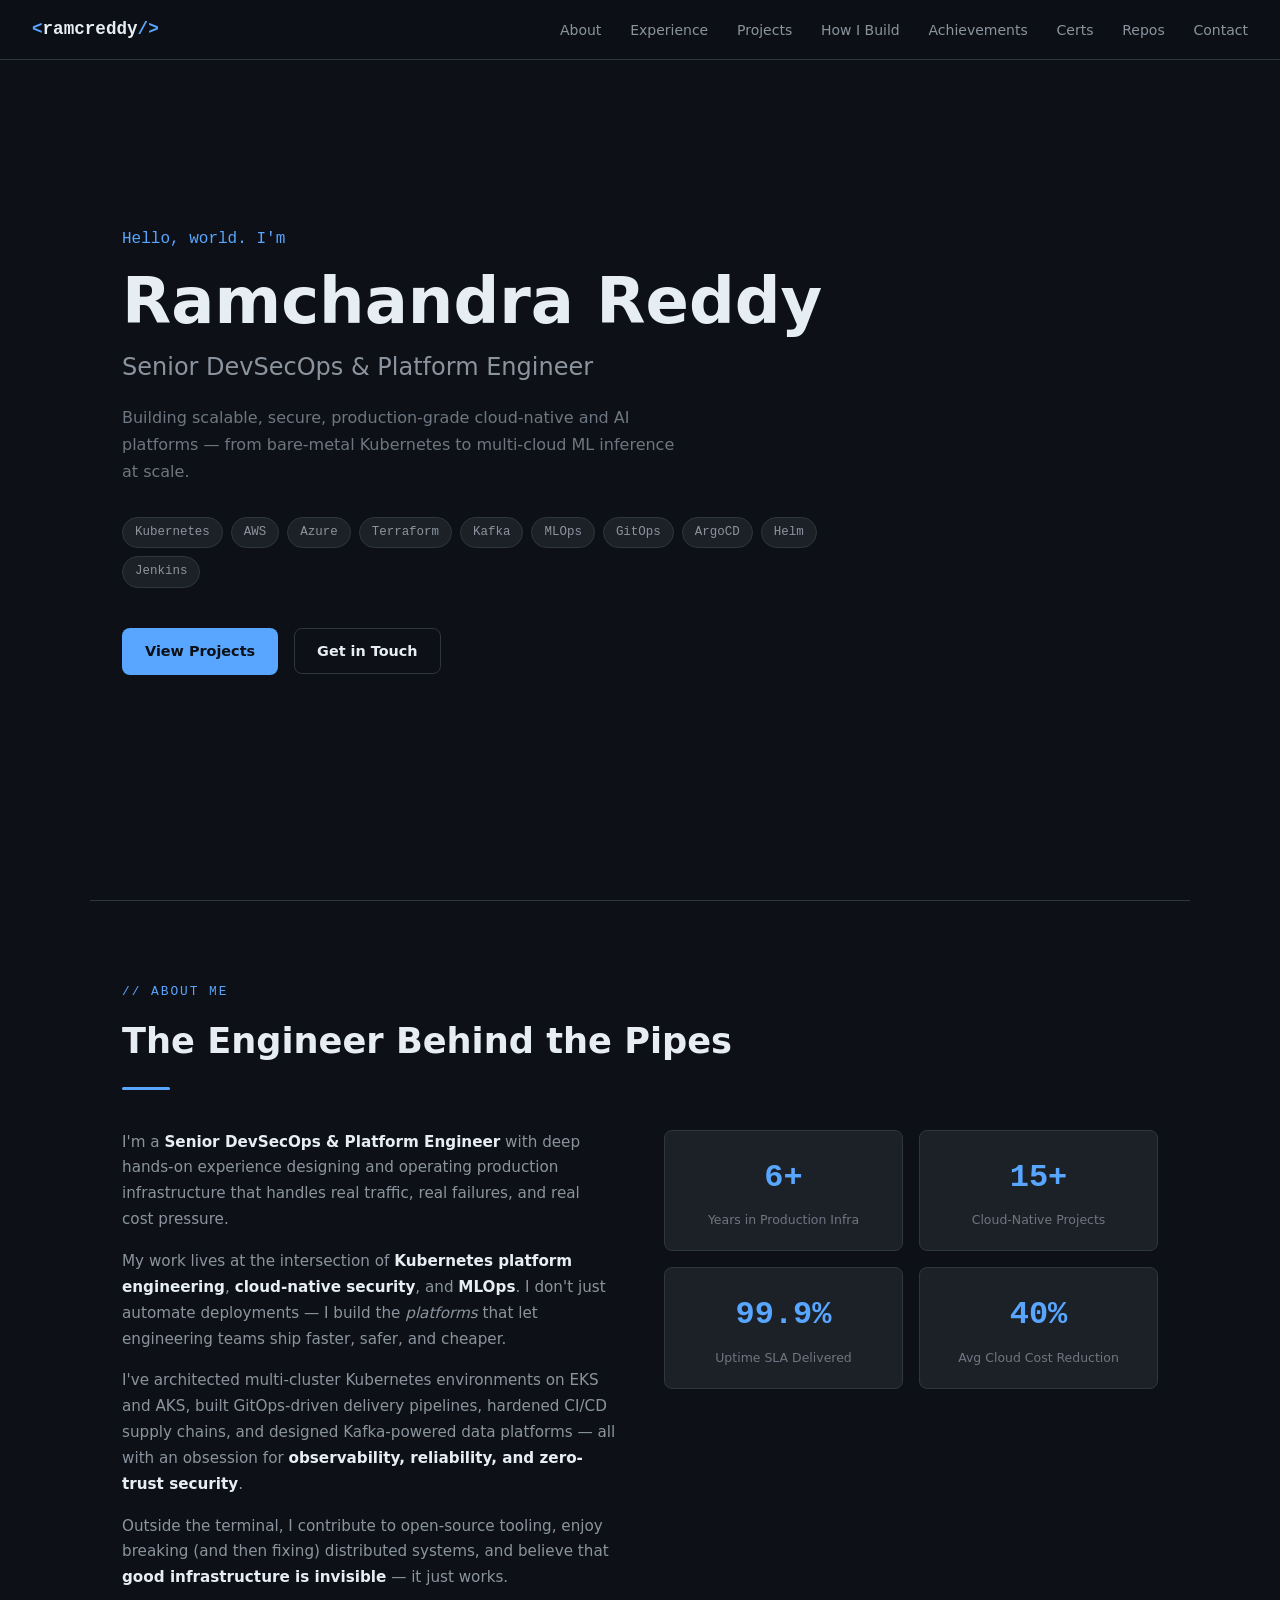
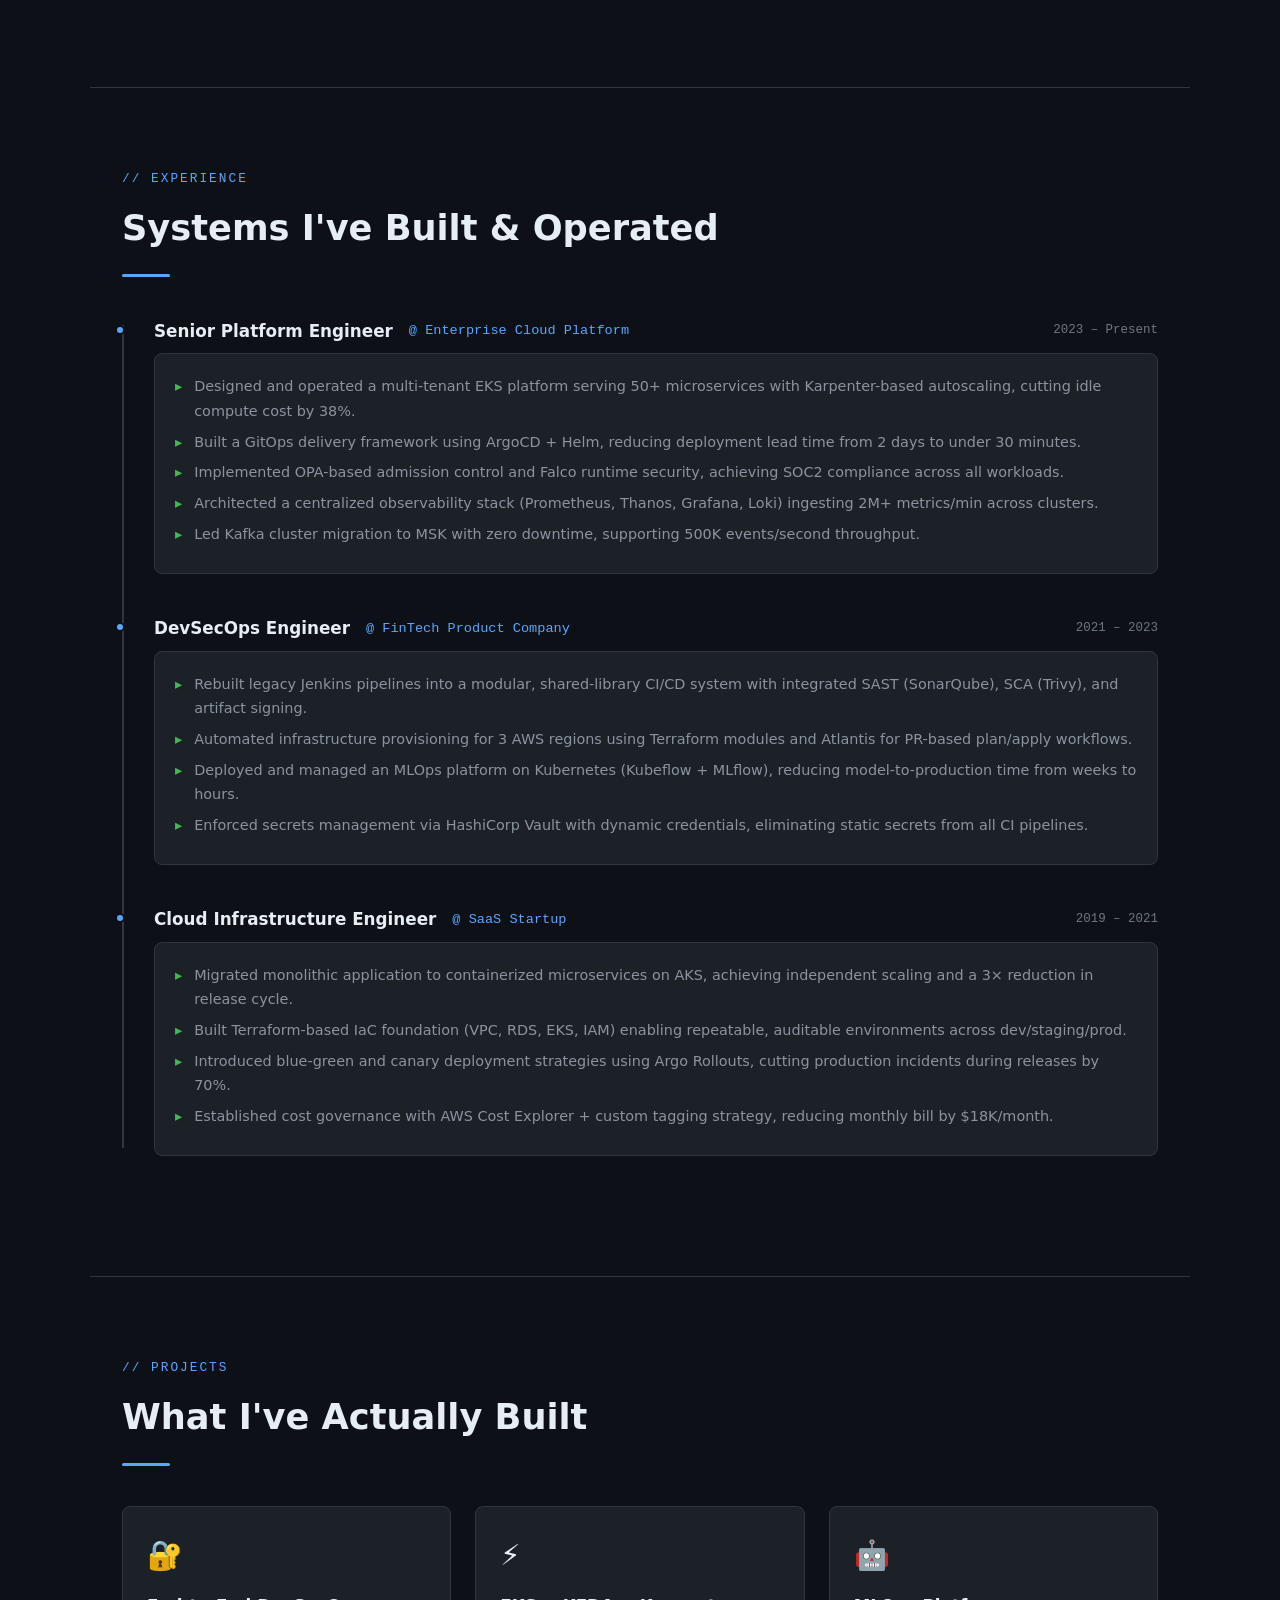
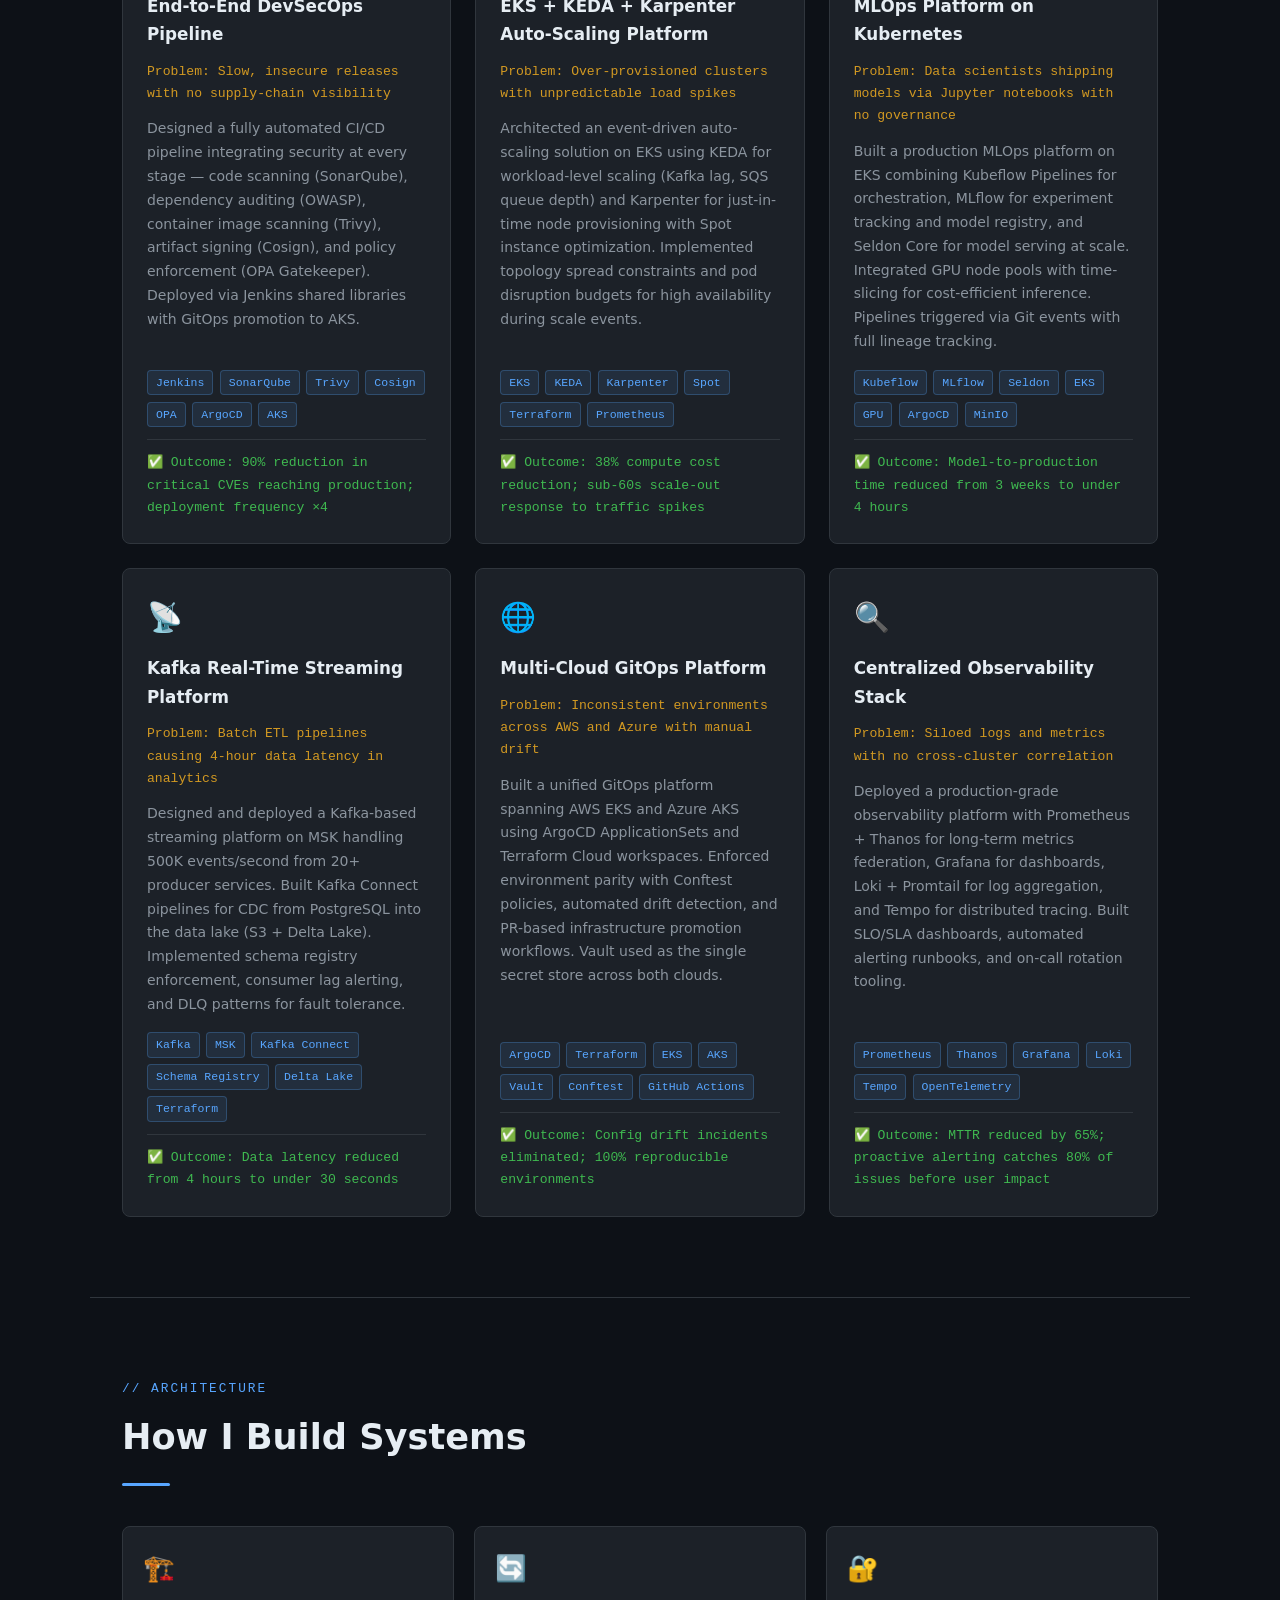
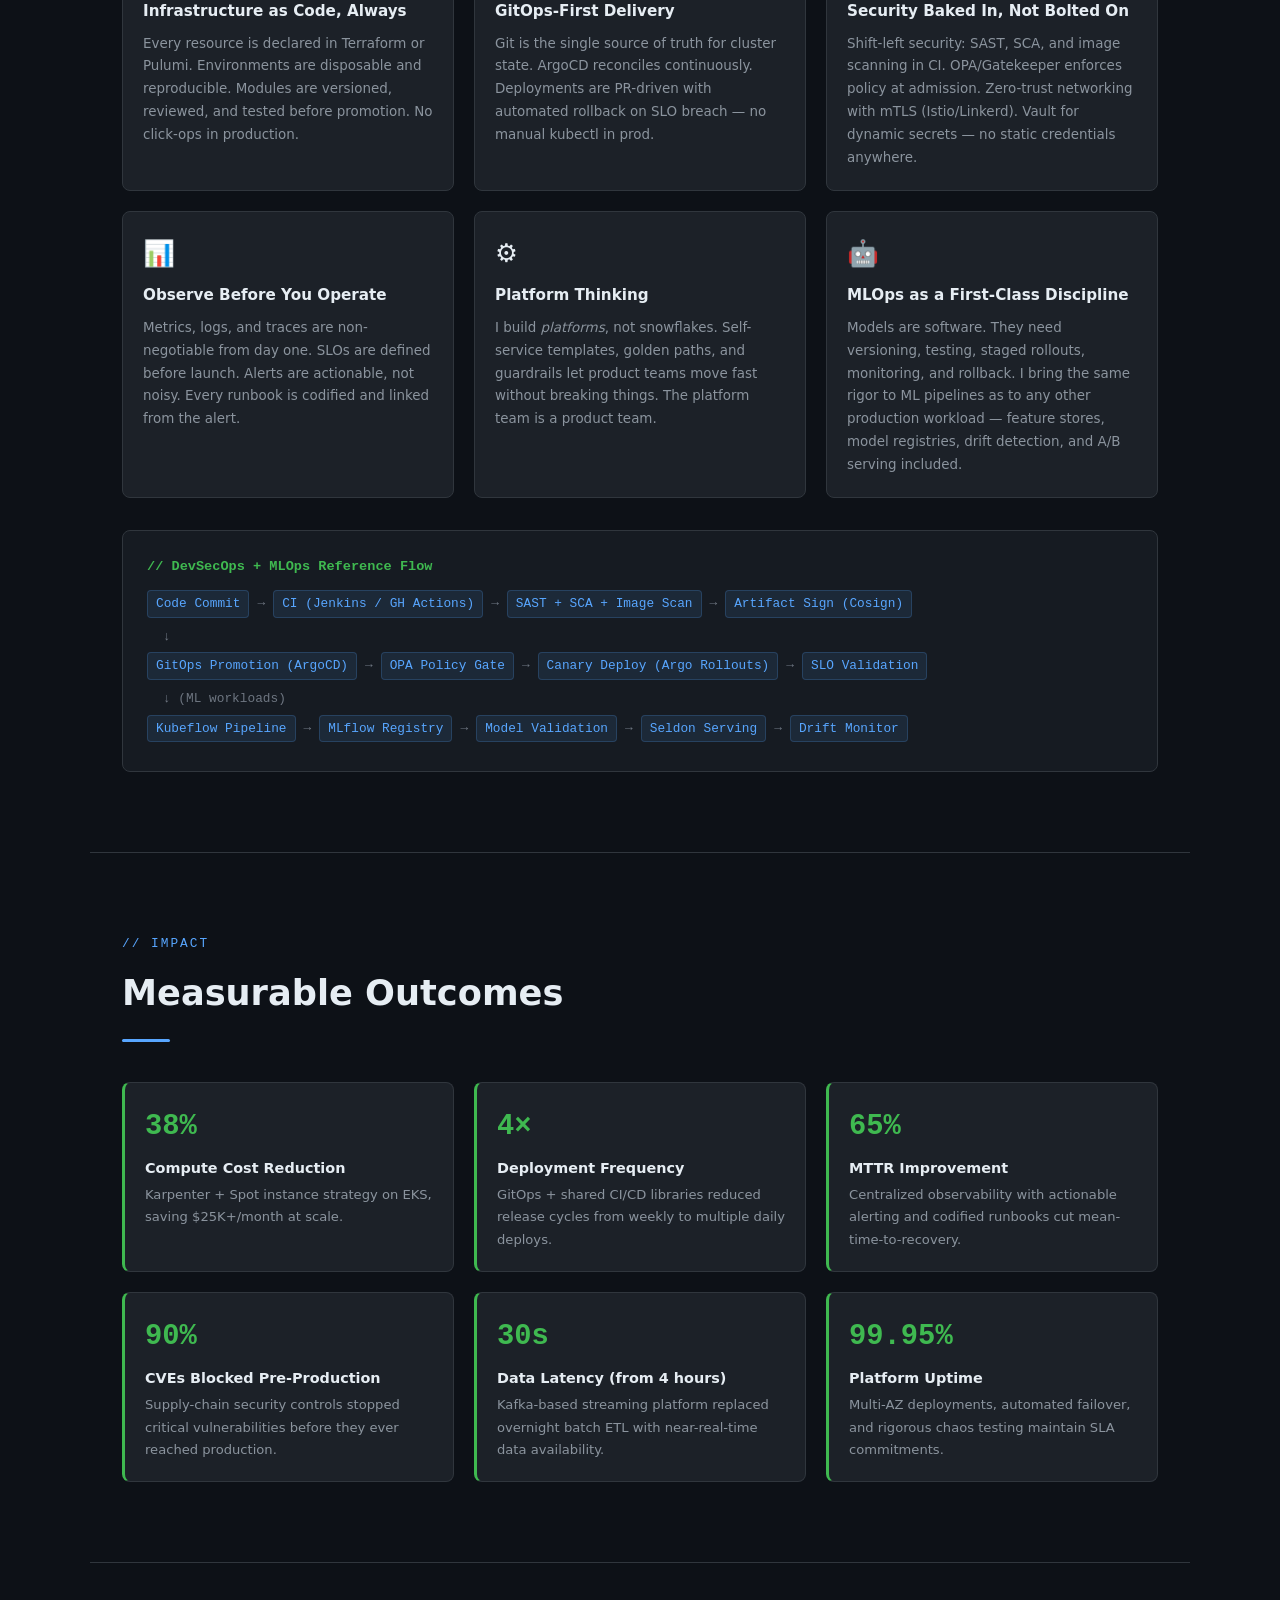
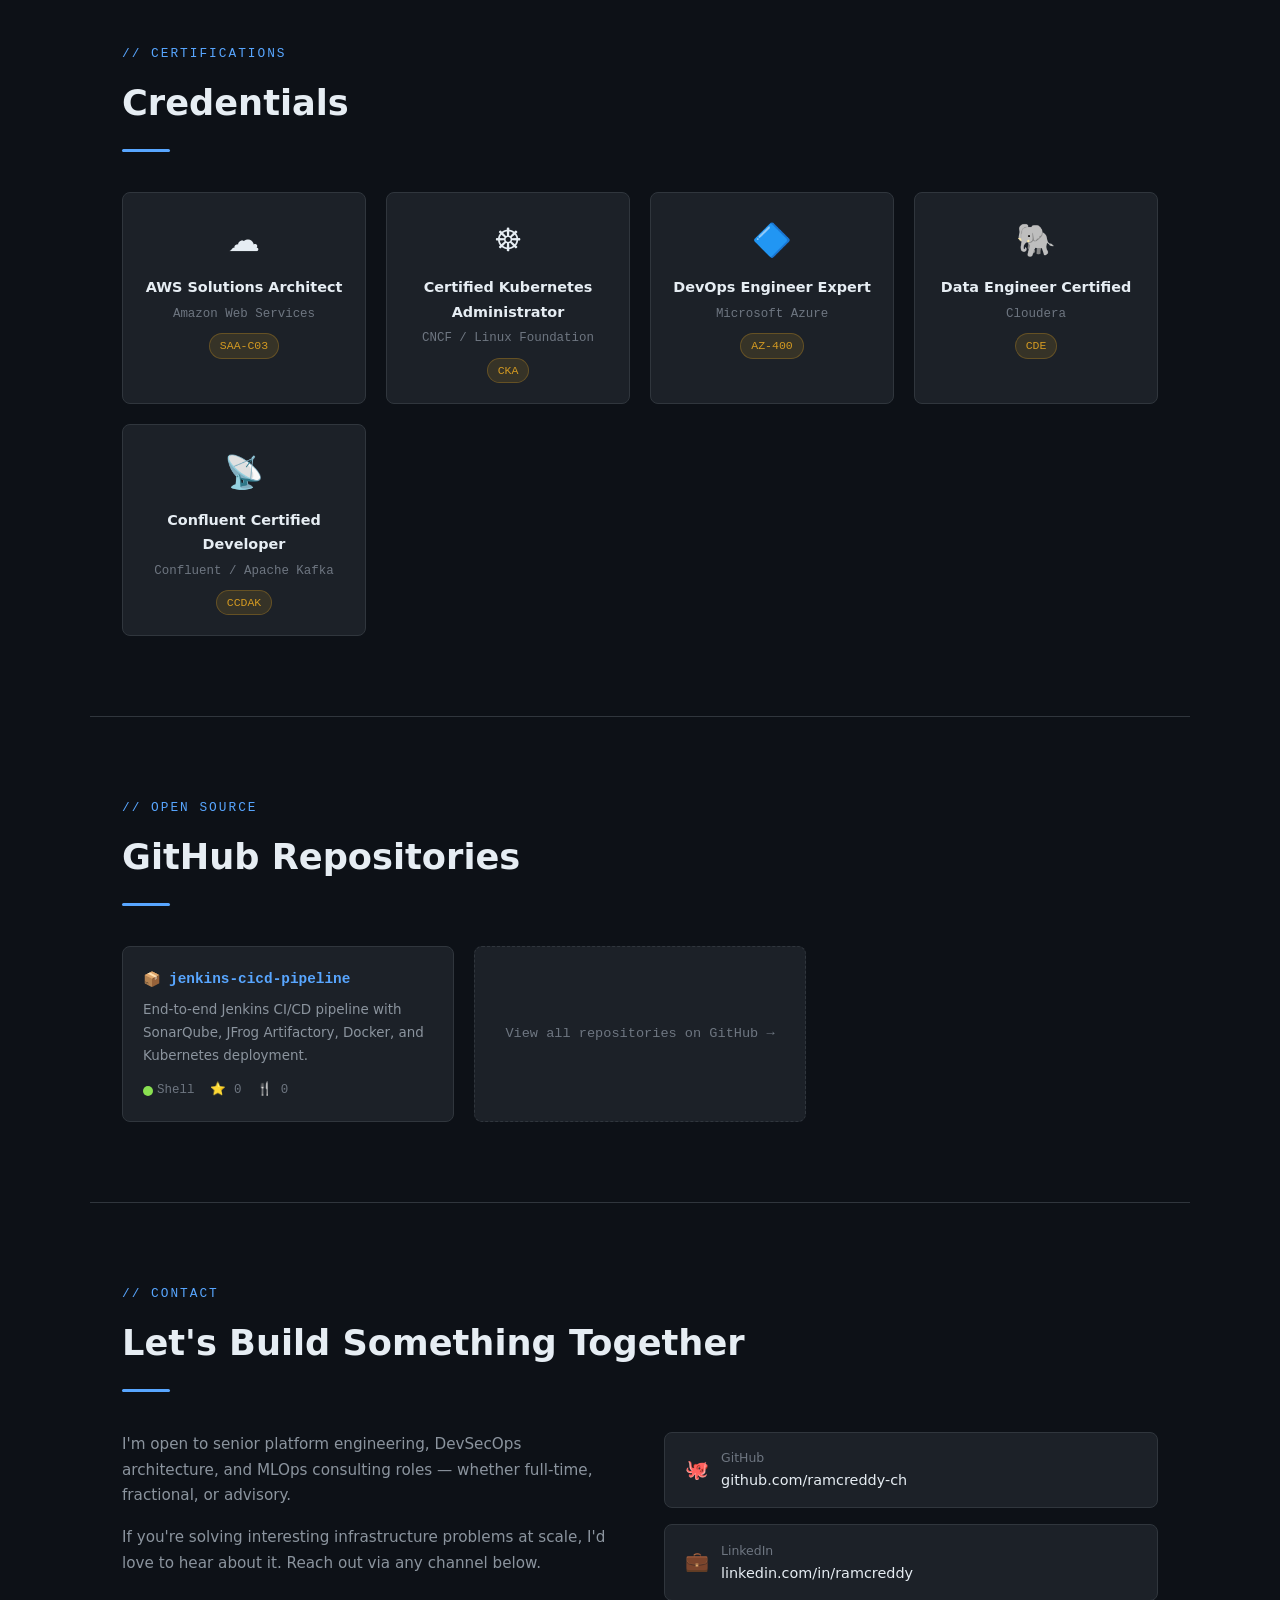
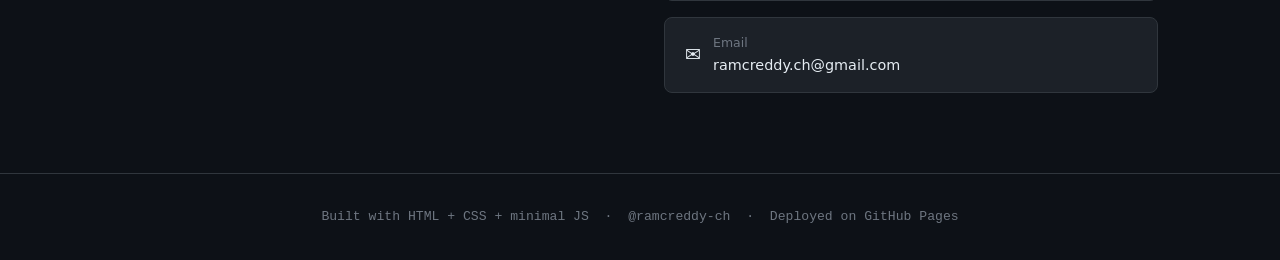
<file: index.html>
<!DOCTYPE html>
<html lang="en">
<head>
  <meta charset="UTF-8" />
  <meta name="viewport" content="width=device-width, initial-scale=1.0" />
  <meta name="description" content="Ramchandra Reddy — Senior DevSecOps &amp; Platform Engineer. Building scalable, secure, production-grade cloud-native and AI platforms." />
  <meta property="og:title" content="Ramchandra Reddy | Senior DevSecOps &amp; Platform Engineer" />
  <meta property="og:description" content="Building scalable, secure, production-grade cloud-native and AI platforms." />
  <meta property="og:type" content="website" />
  <title>Ramchandra Reddy | Senior DevSecOps &amp; Platform Engineer</title>
  <link rel="stylesheet" href="style.css" />
</head>
<body>

<!-- ===== Navbar ===== -->
<nav class="navbar">
  <div class="nav-brand"><span>&lt;</span>ramcreddy<span>/&gt;</span></div>
  <ul class="nav-links" id="nav-links">
    <li><a href="#about">About</a></li>
    <li><a href="#experience">Experience</a></li>
    <li><a href="#projects">Projects</a></li>
    <li><a href="#how-i-build">How I Build</a></li>
    <li><a href="#achievements">Achievements</a></li>
    <li><a href="#certifications">Certs</a></li>
    <li><a href="#repos">Repos</a></li>
    <li><a href="#contact">Contact</a></li>
  </ul>
  <button class="nav-toggle" id="nav-toggle" aria-label="Toggle navigation">
    <span></span><span></span><span></span>
  </button>
</nav>

<!-- ===== Hero ===== -->
<section id="home">
  <div class="hero-content">
    <p class="hero-greeting">Hello, world. I'm</p>
    <h1 class="hero-name">Ramchandra Reddy</h1>
    <p class="hero-title">Senior DevSecOps &amp; Platform Engineer</p>
    <p class="hero-tagline">
      Building scalable, secure, production-grade cloud-native and AI platforms —
      from bare-metal Kubernetes to multi-cloud ML inference at scale.
    </p>
    <div class="hero-skills">
      <span class="skill-badge">Kubernetes</span>
      <span class="skill-badge">AWS</span>
      <span class="skill-badge">Azure</span>
      <span class="skill-badge">Terraform</span>
      <span class="skill-badge">Kafka</span>
      <span class="skill-badge">MLOps</span>
      <span class="skill-badge">GitOps</span>
      <span class="skill-badge">ArgoCD</span>
      <span class="skill-badge">Helm</span>
      <span class="skill-badge">Jenkins</span>
    </div>
    <div class="hero-cta">
      <a class="btn btn-primary" href="#projects">View Projects</a>
      <a class="btn btn-outline" href="#contact">Get in Touch</a>
    </div>
  </div>
</section>

<!-- ===== About ===== -->
<section id="about">
  <p class="section-label">// about me</p>
  <h2 class="section-title">The Engineer Behind the Pipes</h2>
  <div class="section-divider"></div>

  <div class="about-grid">
    <div class="about-text">
      <p>
        I'm a <strong>Senior DevSecOps &amp; Platform Engineer</strong> with deep hands-on experience designing and operating
        production infrastructure that handles real traffic, real failures, and real cost pressure.
      </p>
      <p>
        My work lives at the intersection of <strong>Kubernetes platform engineering</strong>, <strong>cloud-native security</strong>,
        and <strong>MLOps</strong>. I don't just automate deployments — I build the <em>platforms</em> that let engineering
        teams ship faster, safer, and cheaper.
      </p>
      <p>
        I've architected multi-cluster Kubernetes environments on EKS and AKS, built GitOps-driven delivery pipelines,
        hardened CI/CD supply chains, and designed Kafka-powered data platforms — all with an obsession for
        <strong>observability, reliability, and zero-trust security</strong>.
      </p>
      <p>
        Outside the terminal, I contribute to open-source tooling, enjoy breaking (and then fixing) distributed systems,
        and believe that <strong>good infrastructure is invisible</strong> — it just works.
      </p>
    </div>
    <div class="about-stats">
      <div class="stat-card">
        <div class="stat-number">6+</div>
        <div class="stat-label">Years in Production Infra</div>
      </div>
      <div class="stat-card">
        <div class="stat-number">15+</div>
        <div class="stat-label">Cloud-Native Projects</div>
      </div>
      <div class="stat-card">
        <div class="stat-number">99.9%</div>
        <div class="stat-label">Uptime SLA Delivered</div>
      </div>
      <div class="stat-card">
        <div class="stat-number">40%</div>
        <div class="stat-label">Avg Cloud Cost Reduction</div>
      </div>
    </div>
  </div>
</section>

<!-- ===== Experience ===== -->
<section id="experience">
  <p class="section-label">// experience</p>
  <h2 class="section-title">Systems I've Built &amp; Operated</h2>
  <div class="section-divider"></div>

  <div class="timeline">

    <div class="timeline-item">
      <div class="timeline-meta">
        <span class="timeline-role">Senior Platform Engineer</span>
        <span class="timeline-company">@ Enterprise Cloud Platform</span>
        <span class="timeline-period">2023 – Present</span>
      </div>
      <div class="timeline-body">
        <ul>
          <li>Designed and operated a multi-tenant EKS platform serving 50+ microservices with Karpenter-based autoscaling, cutting idle compute cost by 38%.</li>
          <li>Built a GitOps delivery framework using ArgoCD + Helm, reducing deployment lead time from 2 days to under 30 minutes.</li>
          <li>Implemented OPA-based admission control and Falco runtime security, achieving SOC2 compliance across all workloads.</li>
          <li>Architected a centralized observability stack (Prometheus, Thanos, Grafana, Loki) ingesting 2M+ metrics/min across clusters.</li>
          <li>Led Kafka cluster migration to MSK with zero downtime, supporting 500K events/second throughput.</li>
        </ul>
      </div>
    </div>

    <div class="timeline-item">
      <div class="timeline-meta">
        <span class="timeline-role">DevSecOps Engineer</span>
        <span class="timeline-company">@ FinTech Product Company</span>
        <span class="timeline-period">2021 – 2023</span>
      </div>
      <div class="timeline-body">
        <ul>
          <li>Rebuilt legacy Jenkins pipelines into a modular, shared-library CI/CD system with integrated SAST (SonarQube), SCA (Trivy), and artifact signing.</li>
          <li>Automated infrastructure provisioning for 3 AWS regions using Terraform modules and Atlantis for PR-based plan/apply workflows.</li>
          <li>Deployed and managed an MLOps platform on Kubernetes (Kubeflow + MLflow), reducing model-to-production time from weeks to hours.</li>
          <li>Enforced secrets management via HashiCorp Vault with dynamic credentials, eliminating static secrets from all CI pipelines.</li>
        </ul>
      </div>
    </div>

    <div class="timeline-item">
      <div class="timeline-meta">
        <span class="timeline-role">Cloud Infrastructure Engineer</span>
        <span class="timeline-company">@ SaaS Startup</span>
        <span class="timeline-period">2019 – 2021</span>
      </div>
      <div class="timeline-body">
        <ul>
          <li>Migrated monolithic application to containerized microservices on AKS, achieving independent scaling and a 3× reduction in release cycle.</li>
          <li>Built Terraform-based IaC foundation (VPC, RDS, EKS, IAM) enabling repeatable, auditable environments across dev/staging/prod.</li>
          <li>Introduced blue-green and canary deployment strategies using Argo Rollouts, cutting production incidents during releases by 70%.</li>
          <li>Established cost governance with AWS Cost Explorer + custom tagging strategy, reducing monthly bill by $18K/month.</li>
        </ul>
      </div>
    </div>

  </div>
</section>

<!-- ===== Projects ===== -->
<section id="projects">
  <p class="section-label">// projects</p>
  <h2 class="section-title">What I've Actually Built</h2>
  <div class="section-divider"></div>

  <div class="projects-grid">

    <div class="project-card">
      <div class="project-icon">🔐</div>
      <h3 class="project-name">End-to-End DevSecOps Pipeline</h3>
      <p class="project-problem">Problem: Slow, insecure releases with no supply-chain visibility</p>
      <p class="project-desc">
        Designed a fully automated CI/CD pipeline integrating security at every stage — code scanning (SonarQube),
        dependency auditing (OWASP), container image scanning (Trivy), artifact signing (Cosign), and
        policy enforcement (OPA Gatekeeper). Deployed via Jenkins shared libraries with GitOps promotion to AKS.
      </p>
      <div class="project-tags">
        <span class="tag">Jenkins</span>
        <span class="tag">SonarQube</span>
        <span class="tag">Trivy</span>
        <span class="tag">Cosign</span>
        <span class="tag">OPA</span>
        <span class="tag">ArgoCD</span>
        <span class="tag">AKS</span>
      </div>
      <p class="project-outcome">✅ Outcome: 90% reduction in critical CVEs reaching production; deployment frequency ×4</p>
    </div>

    <div class="project-card">
      <div class="project-icon">⚡</div>
      <h3 class="project-name">EKS + KEDA + Karpenter Auto-Scaling Platform</h3>
      <p class="project-problem">Problem: Over-provisioned clusters with unpredictable load spikes</p>
      <p class="project-desc">
        Architected an event-driven auto-scaling solution on EKS using KEDA for workload-level scaling (Kafka lag,
        SQS queue depth) and Karpenter for just-in-time node provisioning with Spot instance optimization.
        Implemented topology spread constraints and pod disruption budgets for high availability during scale events.
      </p>
      <div class="project-tags">
        <span class="tag">EKS</span>
        <span class="tag">KEDA</span>
        <span class="tag">Karpenter</span>
        <span class="tag">Spot</span>
        <span class="tag">Terraform</span>
        <span class="tag">Prometheus</span>
      </div>
      <p class="project-outcome">✅ Outcome: 38% compute cost reduction; sub-60s scale-out response to traffic spikes</p>
    </div>

    <div class="project-card">
      <div class="project-icon">🤖</div>
      <h3 class="project-name">MLOps Platform on Kubernetes</h3>
      <p class="project-problem">Problem: Data scientists shipping models via Jupyter notebooks with no governance</p>
      <p class="project-desc">
        Built a production MLOps platform on EKS combining Kubeflow Pipelines for orchestration, MLflow for experiment
        tracking and model registry, and Seldon Core for model serving at scale. Integrated GPU node pools with
        time-slicing for cost-efficient inference. Pipelines triggered via Git events with full lineage tracking.
      </p>
      <div class="project-tags">
        <span class="tag">Kubeflow</span>
        <span class="tag">MLflow</span>
        <span class="tag">Seldon</span>
        <span class="tag">EKS</span>
        <span class="tag">GPU</span>
        <span class="tag">ArgoCD</span>
        <span class="tag">MinIO</span>
      </div>
      <p class="project-outcome">✅ Outcome: Model-to-production time reduced from 3 weeks to under 4 hours</p>
    </div>

    <div class="project-card">
      <div class="project-icon">📡</div>
      <h3 class="project-name">Kafka Real-Time Streaming Platform</h3>
      <p class="project-problem">Problem: Batch ETL pipelines causing 4-hour data latency in analytics</p>
      <p class="project-desc">
        Designed and deployed a Kafka-based streaming platform on MSK handling 500K events/second from 20+ producer
        services. Built Kafka Connect pipelines for CDC from PostgreSQL into the data lake (S3 + Delta Lake).
        Implemented schema registry enforcement, consumer lag alerting, and DLQ patterns for fault tolerance.
      </p>
      <div class="project-tags">
        <span class="tag">Kafka</span>
        <span class="tag">MSK</span>
        <span class="tag">Kafka Connect</span>
        <span class="tag">Schema Registry</span>
        <span class="tag">Delta Lake</span>
        <span class="tag">Terraform</span>
      </div>
      <p class="project-outcome">✅ Outcome: Data latency reduced from 4 hours to under 30 seconds</p>
    </div>

    <div class="project-card">
      <div class="project-icon">🌐</div>
      <h3 class="project-name">Multi-Cloud GitOps Platform</h3>
      <p class="project-problem">Problem: Inconsistent environments across AWS and Azure with manual drift</p>
      <p class="project-desc">
        Built a unified GitOps platform spanning AWS EKS and Azure AKS using ArgoCD ApplicationSets and Terraform
        Cloud workspaces. Enforced environment parity with Conftest policies, automated drift detection, and
        PR-based infrastructure promotion workflows. Vault used as the single secret store across both clouds.
      </p>
      <div class="project-tags">
        <span class="tag">ArgoCD</span>
        <span class="tag">Terraform</span>
        <span class="tag">EKS</span>
        <span class="tag">AKS</span>
        <span class="tag">Vault</span>
        <span class="tag">Conftest</span>
        <span class="tag">GitHub Actions</span>
      </div>
      <p class="project-outcome">✅ Outcome: Config drift incidents eliminated; 100% reproducible environments</p>
    </div>

    <div class="project-card">
      <div class="project-icon">🔍</div>
      <h3 class="project-name">Centralized Observability Stack</h3>
      <p class="project-problem">Problem: Siloed logs and metrics with no cross-cluster correlation</p>
      <p class="project-desc">
        Deployed a production-grade observability platform with Prometheus + Thanos for long-term metrics federation,
        Grafana for dashboards, Loki + Promtail for log aggregation, and Tempo for distributed tracing.
        Built SLO/SLA dashboards, automated alerting runbooks, and on-call rotation tooling.
      </p>
      <div class="project-tags">
        <span class="tag">Prometheus</span>
        <span class="tag">Thanos</span>
        <span class="tag">Grafana</span>
        <span class="tag">Loki</span>
        <span class="tag">Tempo</span>
        <span class="tag">OpenTelemetry</span>
      </div>
      <p class="project-outcome">✅ Outcome: MTTR reduced by 65%; proactive alerting catches 80% of issues before user impact</p>
    </div>

  </div>
</section>

<!-- ===== How I Build Systems ===== -->
<section id="how-i-build">
  <p class="section-label">// architecture</p>
  <h2 class="section-title">How I Build Systems</h2>
  <div class="section-divider"></div>

  <div class="architecture-grid">

    <div class="arch-block">
      <div class="arch-block-icon">🏗️</div>
      <h3 class="arch-block-title">Infrastructure as Code, Always</h3>
      <p class="arch-block-desc">
        Every resource is declared in Terraform or Pulumi. Environments are disposable and reproducible.
        Modules are versioned, reviewed, and tested before promotion. No click-ops in production.
      </p>
    </div>

    <div class="arch-block">
      <div class="arch-block-icon">🔄</div>
      <h3 class="arch-block-title">GitOps-First Delivery</h3>
      <p class="arch-block-desc">
        Git is the single source of truth for cluster state. ArgoCD reconciles continuously.
        Deployments are PR-driven with automated rollback on SLO breach — no manual kubectl in prod.
      </p>
    </div>

    <div class="arch-block">
      <div class="arch-block-icon">🔐</div>
      <h3 class="arch-block-title">Security Baked In, Not Bolted On</h3>
      <p class="arch-block-desc">
        Shift-left security: SAST, SCA, and image scanning in CI. OPA/Gatekeeper enforces policy at admission.
        Zero-trust networking with mTLS (Istio/Linkerd). Vault for dynamic secrets — no static credentials anywhere.
      </p>
    </div>

    <div class="arch-block">
      <div class="arch-block-icon">📊</div>
      <h3 class="arch-block-title">Observe Before You Operate</h3>
      <p class="arch-block-desc">
        Metrics, logs, and traces are non-negotiable from day one. SLOs are defined before launch.
        Alerts are actionable, not noisy. Every runbook is codified and linked from the alert.
      </p>
    </div>

    <div class="arch-block">
      <div class="arch-block-icon">⚙️</div>
      <h3 class="arch-block-title">Platform Thinking</h3>
      <p class="arch-block-desc">
        I build <em>platforms</em>, not snowflakes. Self-service templates, golden paths, and guardrails
        let product teams move fast without breaking things. The platform team is a product team.
      </p>
    </div>

    <div class="arch-block">
      <div class="arch-block-icon">🤖</div>
      <h3 class="arch-block-title">MLOps as a First-Class Discipline</h3>
      <p class="arch-block-desc">
        Models are software. They need versioning, testing, staged rollouts, monitoring, and rollback.
        I bring the same rigor to ML pipelines as to any other production workload — feature stores,
        model registries, drift detection, and A/B serving included.
      </p>
    </div>

  </div>

  <div class="arch-flow">
    <p class="flow-title">// DevSecOps + MLOps Reference Flow</p>
    <div class="flow-line">
      <span class="flow-step">Code Commit</span>
      <span class="flow-arrow">→</span>
      <span class="flow-step">CI (Jenkins / GH Actions)</span>
      <span class="flow-arrow">→</span>
      <span class="flow-step">SAST + SCA + Image Scan</span>
      <span class="flow-arrow">→</span>
      <span class="flow-step">Artifact Sign (Cosign)</span>
    </div>
    <div class="flow-line" style="margin-top:0.5rem">
      <span class="flow-arrow" style="padding-left:1rem">↓</span>
    </div>
    <div class="flow-line">
      <span class="flow-step">GitOps Promotion (ArgoCD)</span>
      <span class="flow-arrow">→</span>
      <span class="flow-step">OPA Policy Gate</span>
      <span class="flow-arrow">→</span>
      <span class="flow-step">Canary Deploy (Argo Rollouts)</span>
      <span class="flow-arrow">→</span>
      <span class="flow-step">SLO Validation</span>
    </div>
    <div class="flow-line" style="margin-top:0.5rem">
      <span class="flow-arrow" style="padding-left:1rem">↓ (ML workloads)</span>
    </div>
    <div class="flow-line">
      <span class="flow-step">Kubeflow Pipeline</span>
      <span class="flow-arrow">→</span>
      <span class="flow-step">MLflow Registry</span>
      <span class="flow-arrow">→</span>
      <span class="flow-step">Model Validation</span>
      <span class="flow-arrow">→</span>
      <span class="flow-step">Seldon Serving</span>
      <span class="flow-arrow">→</span>
      <span class="flow-step">Drift Monitor</span>
    </div>
  </div>
</section>

<!-- ===== Achievements ===== -->
<section id="achievements">
  <p class="section-label">// impact</p>
  <h2 class="section-title">Measurable Outcomes</h2>
  <div class="section-divider"></div>

  <div class="achievements-grid">

    <div class="achievement-card">
      <div class="achievement-metric">38%</div>
      <div class="achievement-title">Compute Cost Reduction</div>
      <div class="achievement-desc">Karpenter + Spot instance strategy on EKS, saving $25K+/month at scale.</div>
    </div>

    <div class="achievement-card">
      <div class="achievement-metric">4×</div>
      <div class="achievement-title">Deployment Frequency</div>
      <div class="achievement-desc">GitOps + shared CI/CD libraries reduced release cycles from weekly to multiple daily deploys.</div>
    </div>

    <div class="achievement-card">
      <div class="achievement-metric">65%</div>
      <div class="achievement-title">MTTR Improvement</div>
      <div class="achievement-desc">Centralized observability with actionable alerting and codified runbooks cut mean-time-to-recovery.</div>
    </div>

    <div class="achievement-card">
      <div class="achievement-metric">90%</div>
      <div class="achievement-title">CVEs Blocked Pre-Production</div>
      <div class="achievement-desc">Supply-chain security controls stopped critical vulnerabilities before they ever reached production.</div>
    </div>

    <div class="achievement-card">
      <div class="achievement-metric">30s</div>
      <div class="achievement-title">Data Latency (from 4 hours)</div>
      <div class="achievement-desc">Kafka-based streaming platform replaced overnight batch ETL with near-real-time data availability.</div>
    </div>

    <div class="achievement-card">
      <div class="achievement-metric">99.95%</div>
      <div class="achievement-title">Platform Uptime</div>
      <div class="achievement-desc">Multi-AZ deployments, automated failover, and rigorous chaos testing maintain SLA commitments.</div>
    </div>

  </div>
</section>

<!-- ===== Certifications ===== -->
<section id="certifications">
  <p class="section-label">// certifications</p>
  <h2 class="section-title">Credentials</h2>
  <div class="section-divider"></div>

  <div class="certs-grid">

    <div class="cert-card">
      <div class="cert-icon">☁️</div>
      <div class="cert-name">AWS Solutions Architect</div>
      <div class="cert-org">Amazon Web Services</div>
      <div class="cert-badge">SAA-C03</div>
    </div>

    <div class="cert-card">
      <div class="cert-icon">☸️</div>
      <div class="cert-name">Certified Kubernetes Administrator</div>
      <div class="cert-org">CNCF / Linux Foundation</div>
      <div class="cert-badge">CKA</div>
    </div>

    <div class="cert-card">
      <div class="cert-icon">🔷</div>
      <div class="cert-name">DevOps Engineer Expert</div>
      <div class="cert-org">Microsoft Azure</div>
      <div class="cert-badge">AZ-400</div>
    </div>

    <div class="cert-card">
      <div class="cert-icon">🐘</div>
      <div class="cert-name">Data Engineer Certified</div>
      <div class="cert-org">Cloudera</div>
      <div class="cert-badge">CDE</div>
    </div>

    <div class="cert-card">
      <div class="cert-icon">📡</div>
      <div class="cert-name">Confluent Certified Developer</div>
      <div class="cert-org">Confluent / Apache Kafka</div>
      <div class="cert-badge">CCDAK</div>
    </div>

  </div>
</section>

<!-- ===== GitHub Repos ===== -->
<section id="repos">
  <p class="section-label">// open source</p>
  <h2 class="section-title">GitHub Repositories</h2>
  <div class="section-divider"></div>

  <div class="repos-grid" id="repos-list">
    <!-- Dynamically populated by script.js; falls back to static list -->
    <div class="repo-card" style="grid-column:1/-1;justify-content:center;align-items:center;min-height:80px">
      <span style="color:var(--text-muted);font-family:var(--font-mono);font-size:0.85rem">Loading repositories…</span>
    </div>
  </div>
</section>

<!-- ===== Contact ===== -->
<section id="contact">
  <p class="section-label">// contact</p>
  <h2 class="section-title">Let's Build Something Together</h2>
  <div class="section-divider"></div>

  <div class="contact-grid">
    <div class="contact-text">
      <p>
        I'm open to senior platform engineering, DevSecOps architecture, and MLOps consulting roles —
        whether full-time, fractional, or advisory.
      </p>
      <p>
        If you're solving interesting infrastructure problems at scale, I'd love to hear about it.
        Reach out via any channel below.
      </p>
    </div>
    <div class="contact-links">
      <a class="contact-link" href="https://github.com/ramcreddy-ch" target="_blank" rel="noopener noreferrer">
        <span class="contact-link-icon">🐙</span>
        <span>
          <span class="contact-link-label">GitHub</span>
          <span class="contact-link-value">github.com/ramcreddy-ch</span>
        </span>
      </a>
      <a class="contact-link" href="https://www.linkedin.com/in/ramcreddy" target="_blank" rel="noopener noreferrer">
        <span class="contact-link-icon">💼</span>
        <span>
          <span class="contact-link-label">LinkedIn</span>
          <span class="contact-link-value">linkedin.com/in/ramcreddy</span>
        </span>
      </a>
      <a class="contact-link" href="mailto:ramcreddy.ch@gmail.com">
        <span class="contact-link-icon">✉️</span>
        <span>
          <span class="contact-link-label">Email</span>
          <span class="contact-link-value">ramcreddy.ch@gmail.com</span>
        </span>
      </a>
    </div>
  </div>
</section>

<!-- ===== Footer ===== -->
<footer>
  <p>
    Built with HTML + CSS + minimal JS &nbsp;·&nbsp;
    <a href="https://github.com/ramcreddy-ch" target="_blank" rel="noopener noreferrer">@ramcreddy-ch</a>
    &nbsp;·&nbsp; Deployed on GitHub Pages
  </p>
</footer>

<script src="script.js"></script>
</body>
</html>
</file>
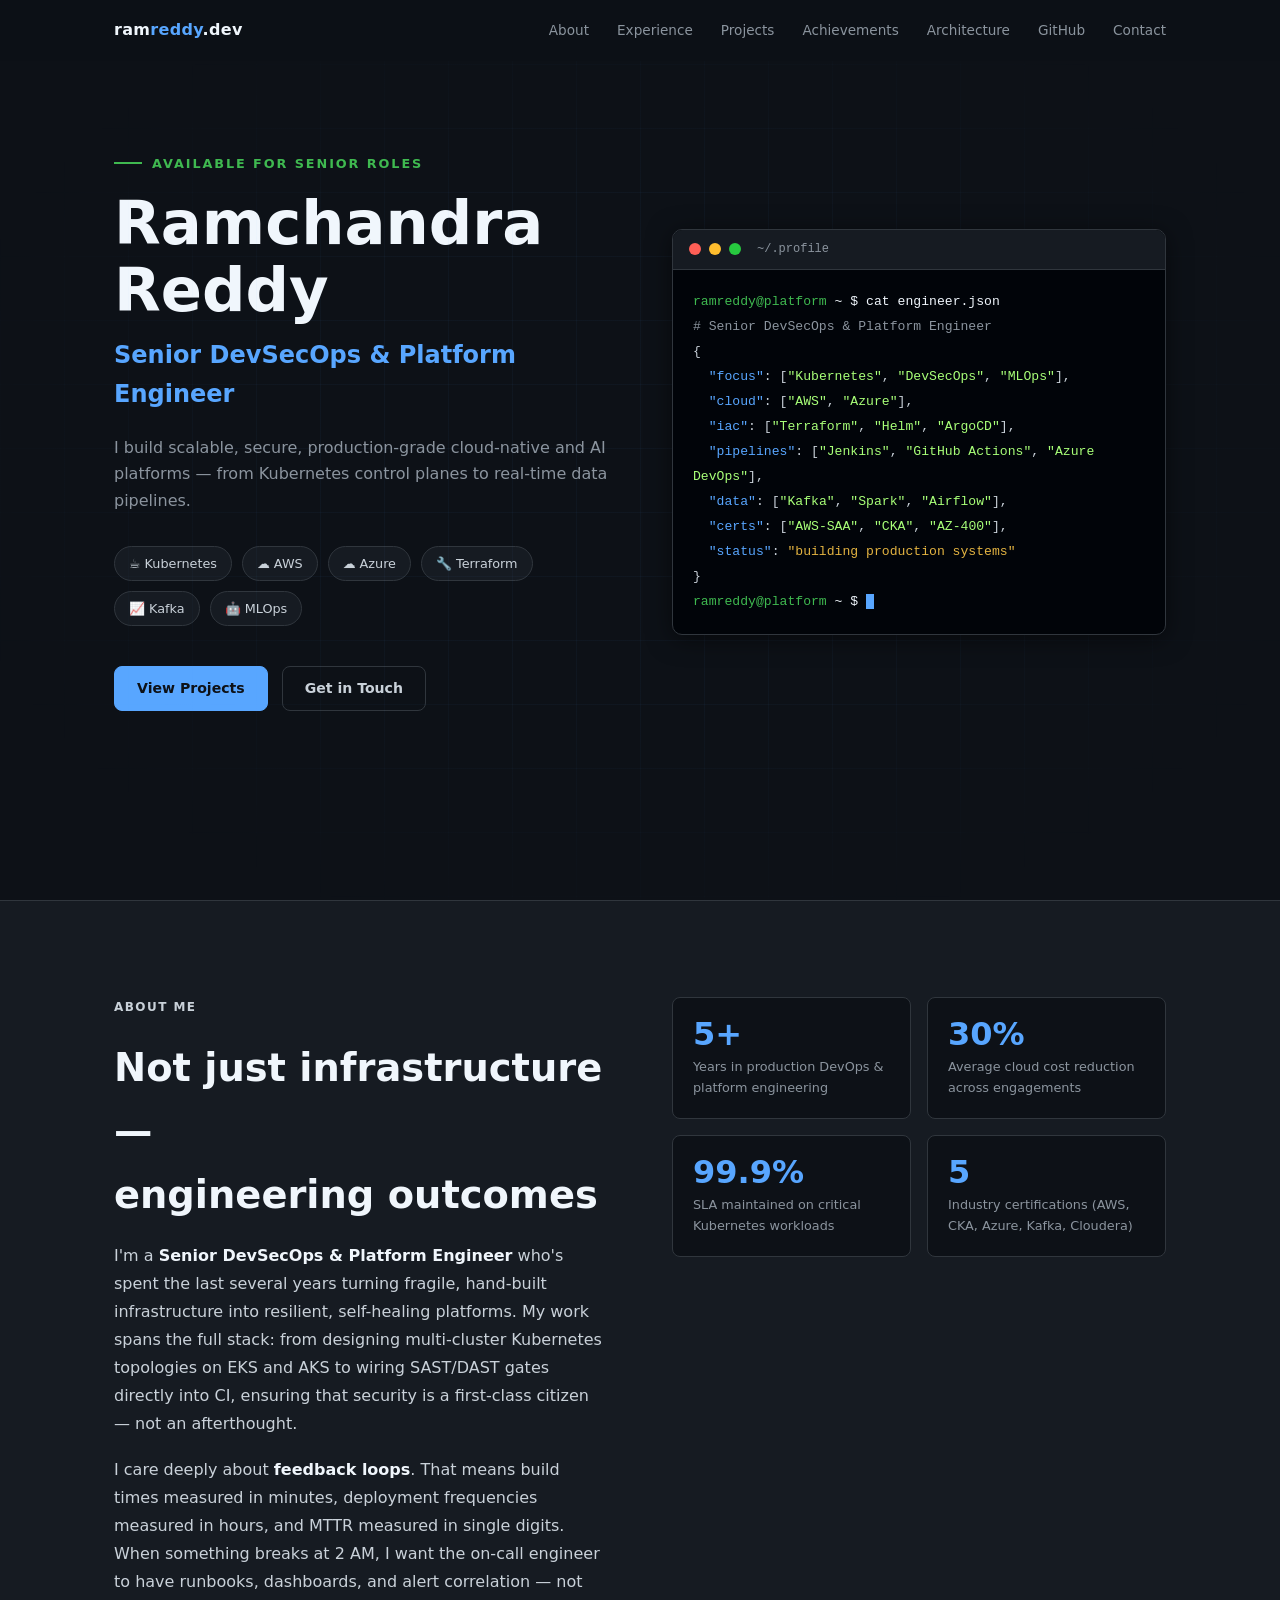
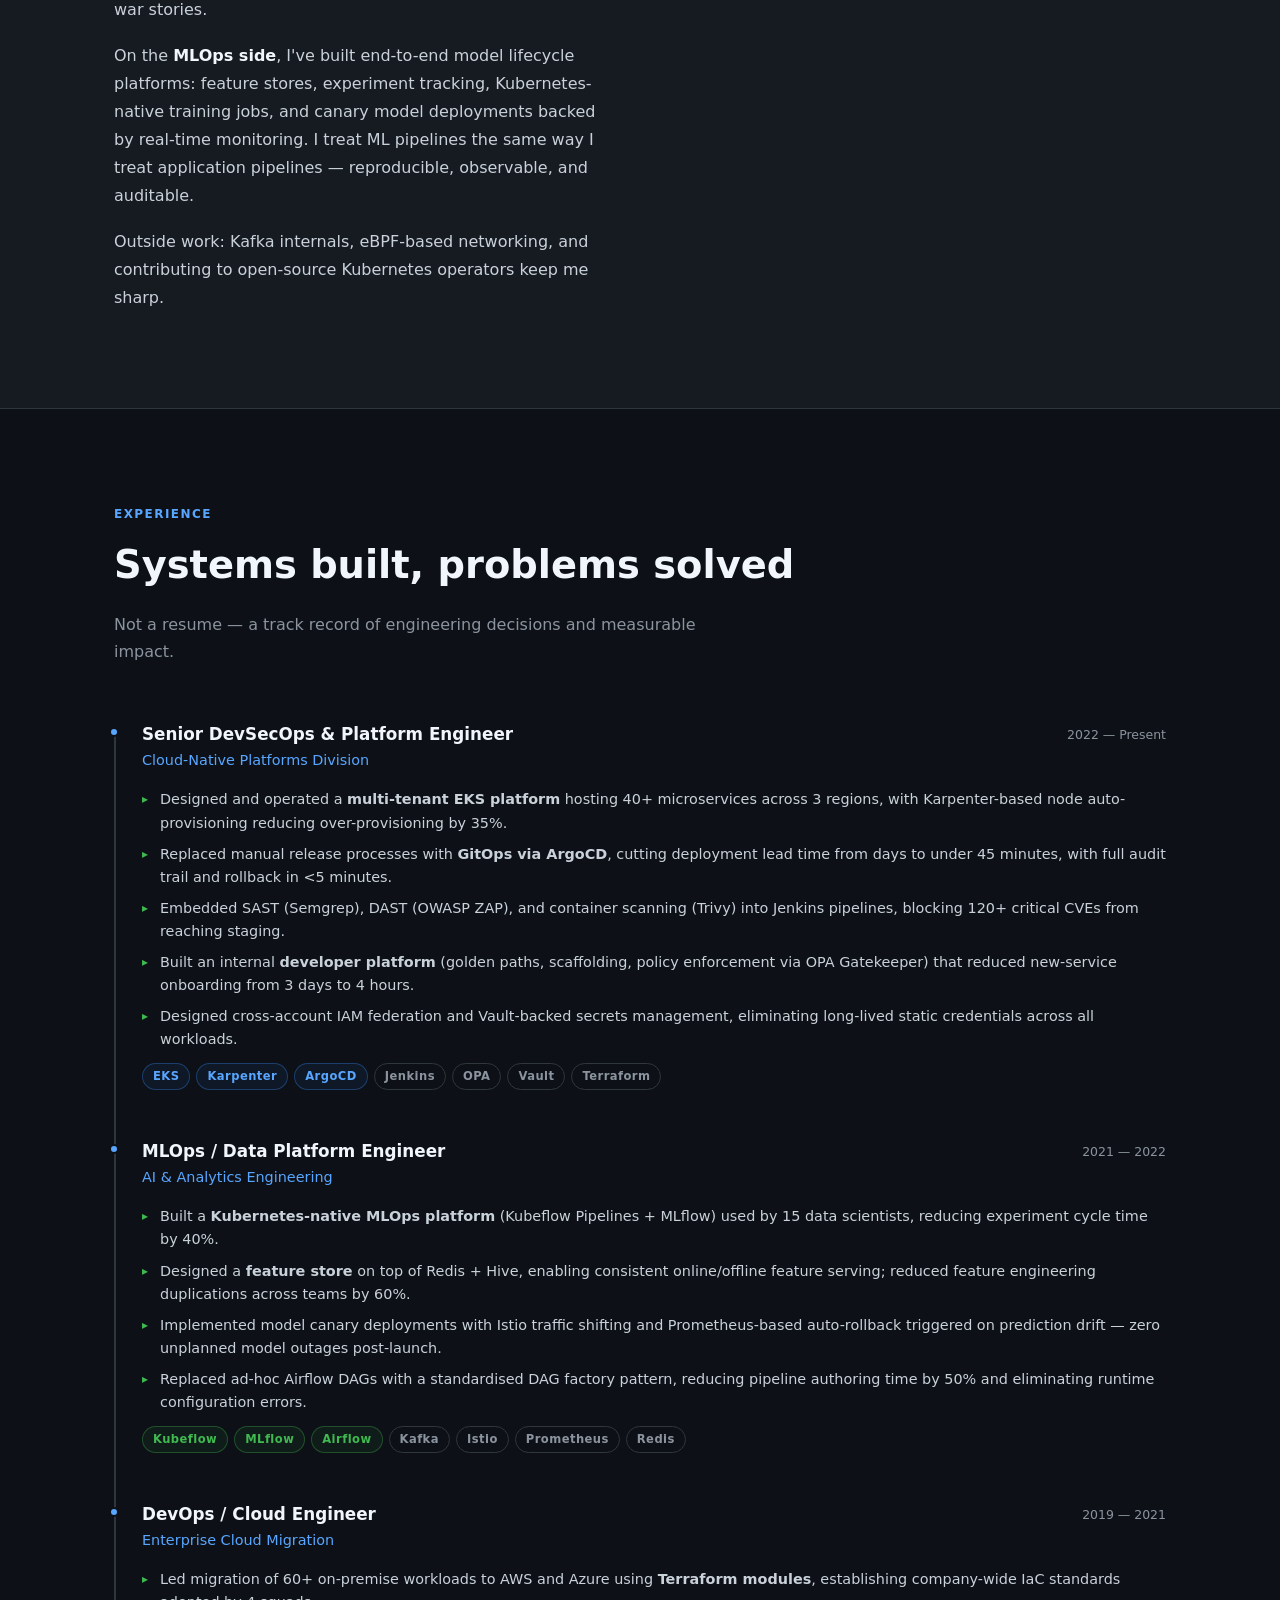
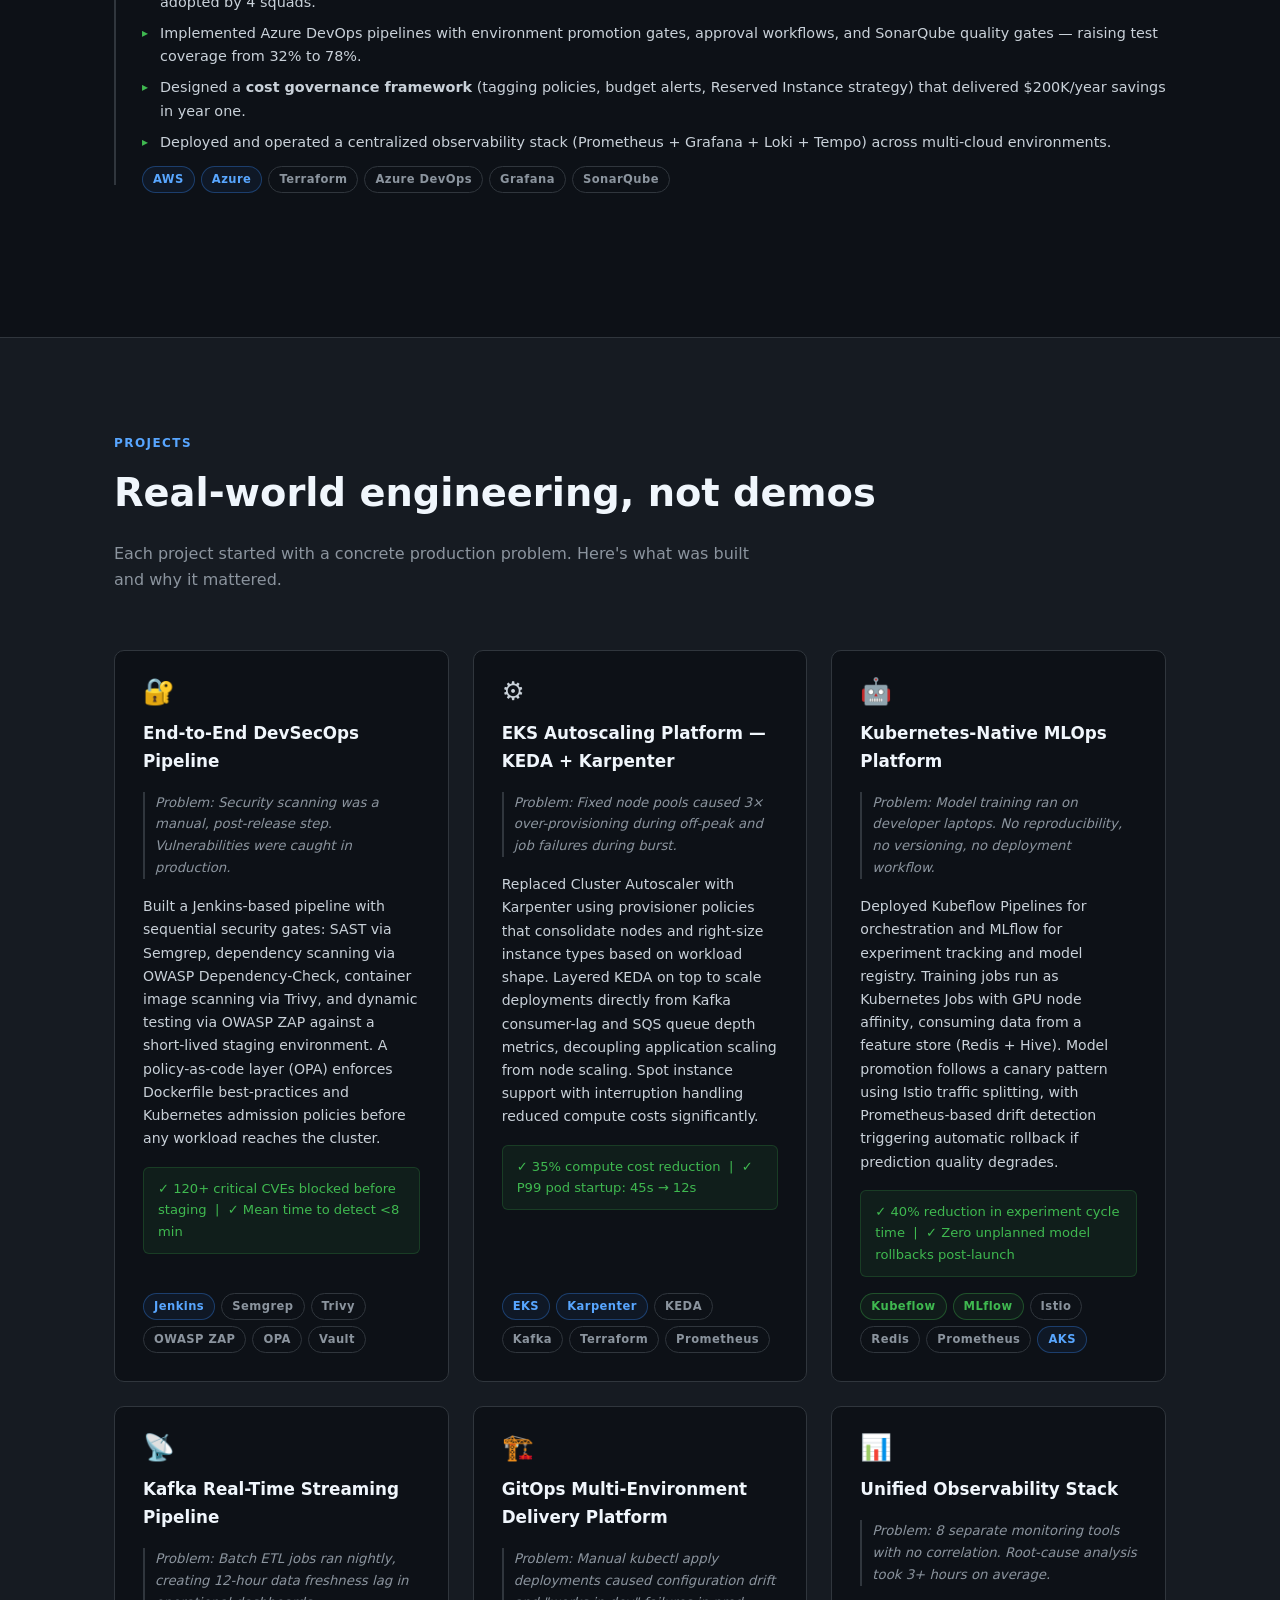
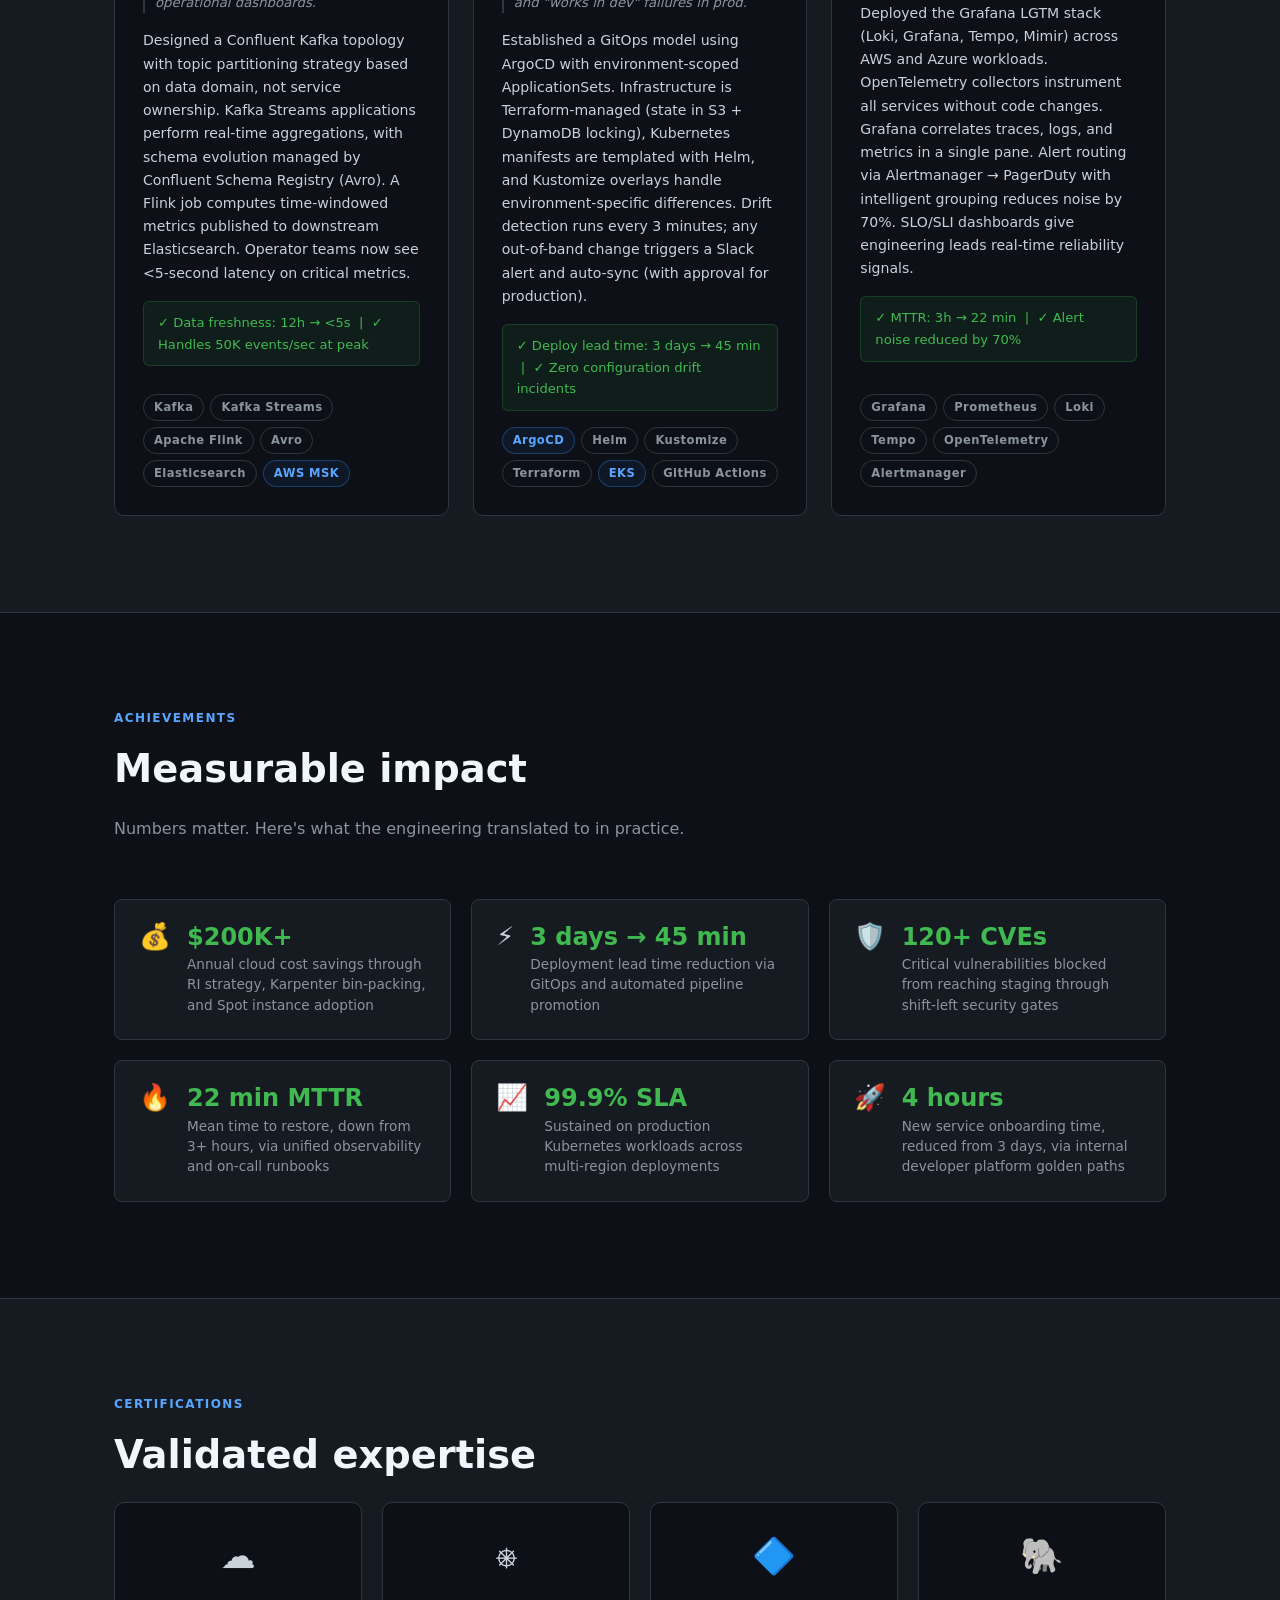
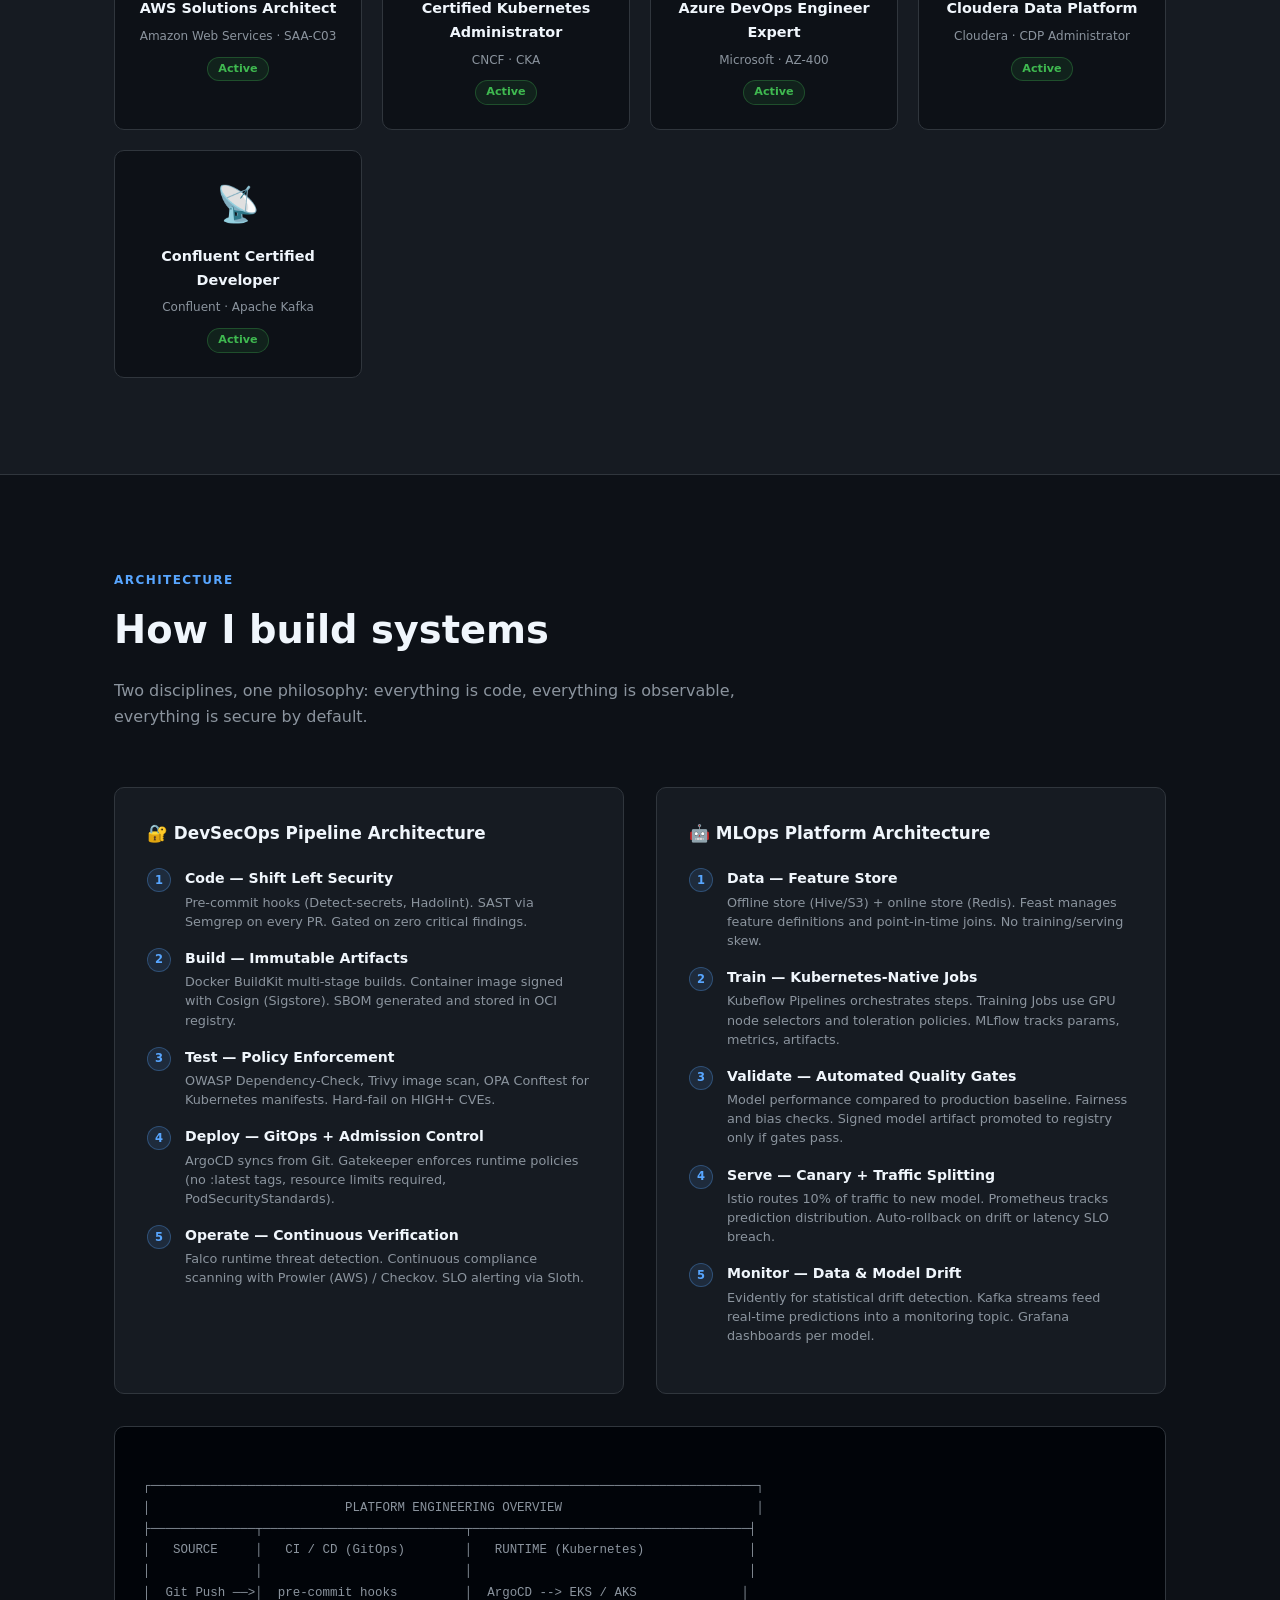
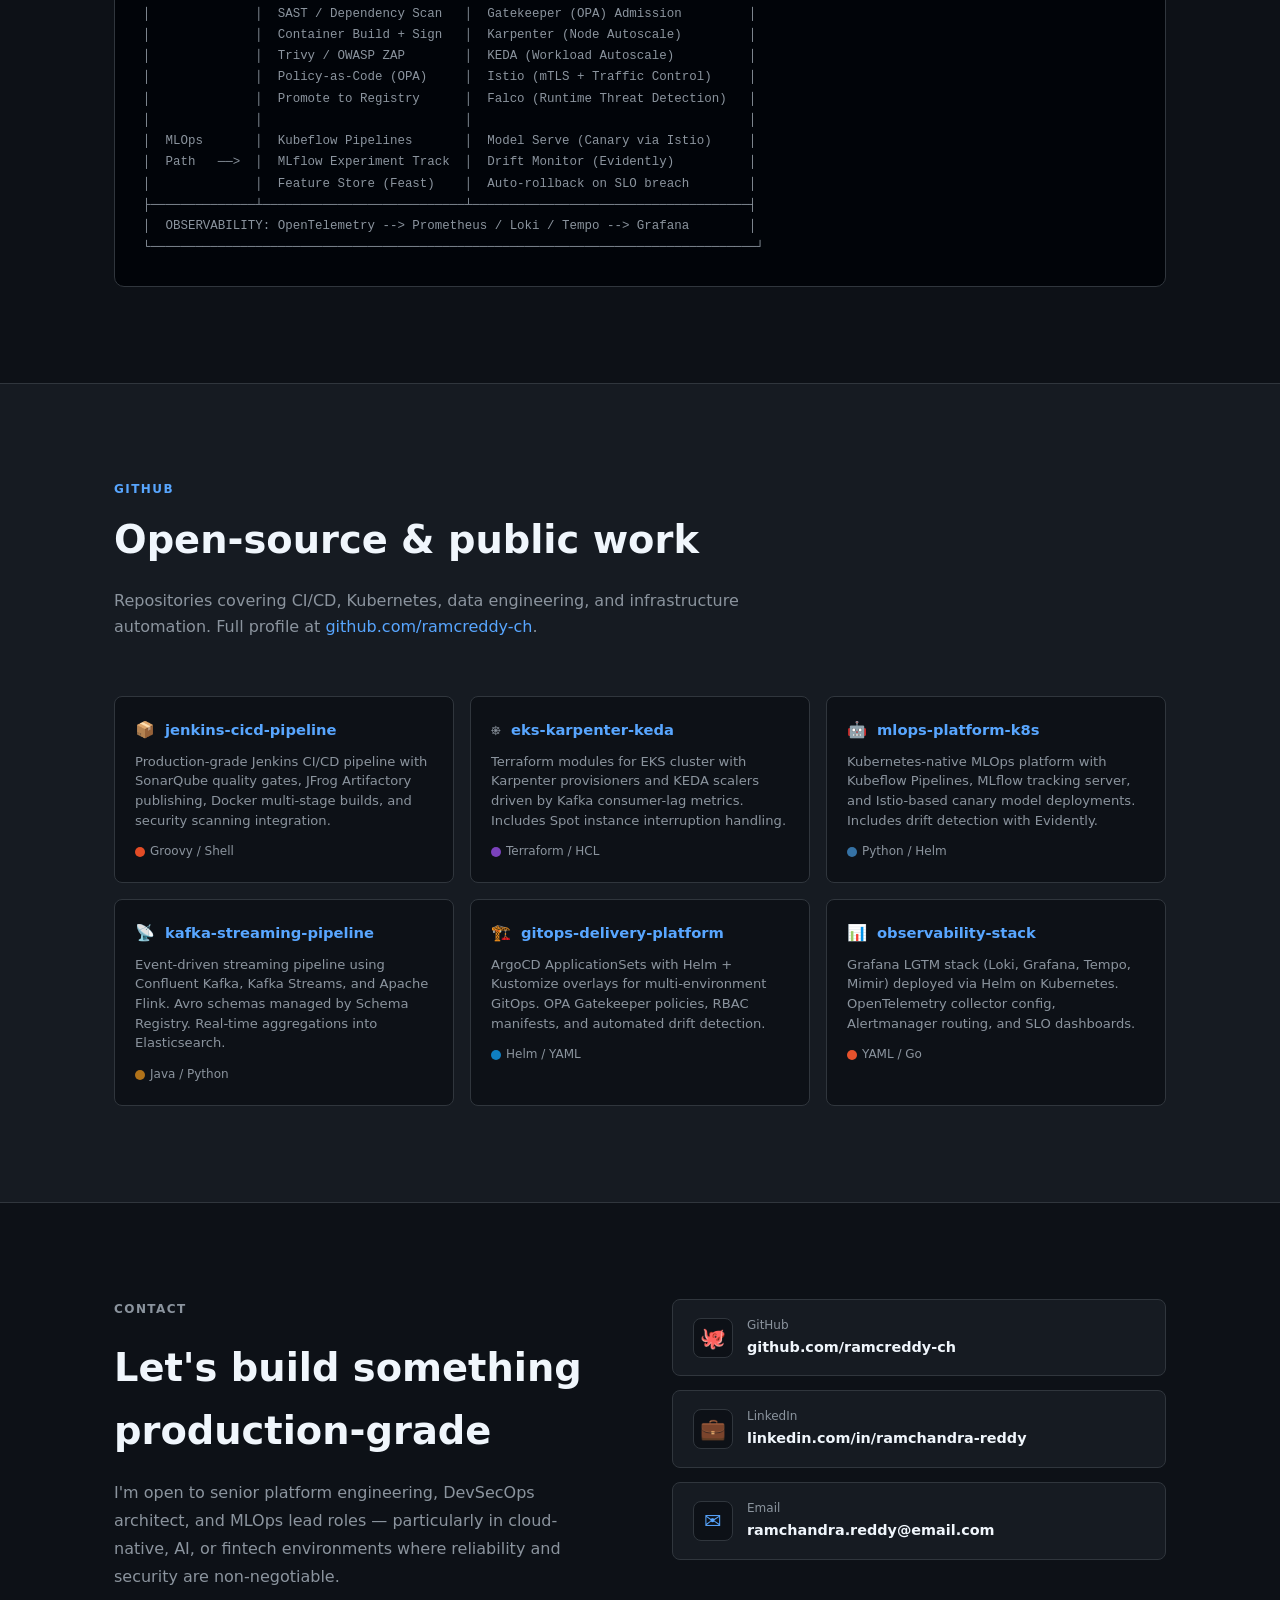
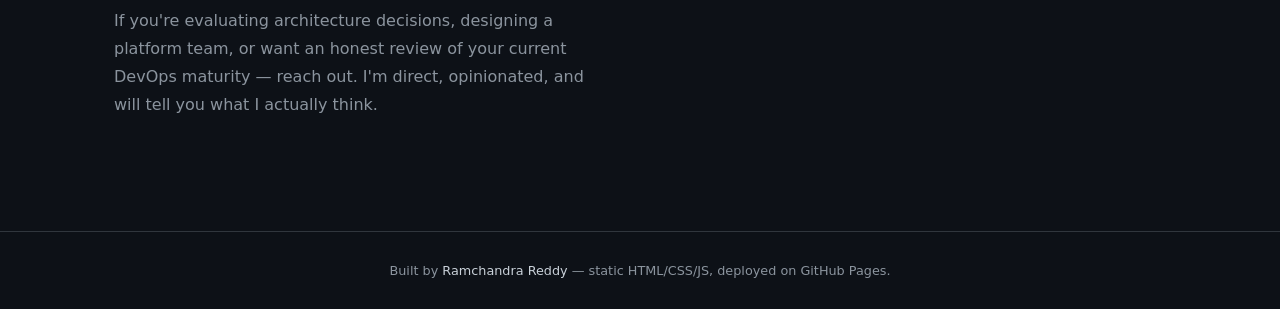
<file: docs/index.html>
<!DOCTYPE html>
<html lang="en">
<head>
  <meta charset="UTF-8" />
  <meta name="viewport" content="width=device-width, initial-scale=1.0" />
  <meta name="description" content="Ramchandra Reddy — Senior DevSecOps & Platform Engineer. Kubernetes, AWS, Azure, Terraform, Kafka, MLOps." />
  <title>Ramchandra Reddy | Senior DevSecOps & Platform Engineer</title>
  <link rel="stylesheet" href="style.css" />
</head>
<body>

<!-- ═══════════════════════════════ NAVBAR ═══════════════════════════════ -->
<nav id="navbar" role="navigation" aria-label="Main navigation">
  <div class="container nav-inner">
    <a href="#hero" class="nav-logo">ram<span>reddy</span>.dev</a>
    <ul class="nav-links" id="nav-links" role="list">
      <li><a href="#about">About</a></li>
      <li><a href="#experience">Experience</a></li>
      <li><a href="#projects">Projects</a></li>
      <li><a href="#achievements">Achievements</a></li>
      <li><a href="#how-i-build">Architecture</a></li>
      <li><a href="#repos">GitHub</a></li>
      <li><a href="#contact">Contact</a></li>
    </ul>
    <div class="nav-burger" id="nav-burger" aria-label="Toggle menu" role="button" tabindex="0">
      <span></span><span></span><span></span>
    </div>
  </div>
</nav>

<!-- ═══════════════════════════════ HERO ═════════════════════════════════ -->
<section id="hero" class="section">
  <div class="hero-bg" aria-hidden="true"></div>
  <div class="container">
    <div class="hero-grid">

      <!-- Left -->
      <div class="hero-content">
        <p class="hero-eyebrow">Available for senior roles</p>
        <h1 class="hero-name">Ramchandra<br>Reddy</h1>
        <p class="hero-title">Senior DevSecOps &amp; Platform Engineer</p>
        <p class="hero-tagline">
          I build scalable, secure, production-grade cloud-native and AI platforms —
          from Kubernetes control planes to real-time data pipelines.
        </p>
        <div class="hero-pills">
          <span class="hero-pill">&#9749; Kubernetes</span>
          <span class="hero-pill">&#9729; AWS</span>
          <span class="hero-pill">&#9729; Azure</span>
          <span class="hero-pill">&#128295; Terraform</span>
          <span class="hero-pill">&#128200; Kafka</span>
          <span class="hero-pill">&#129302; MLOps</span>
        </div>
        <div class="hero-cta">
          <a href="#projects" class="btn btn-primary">View Projects</a>
          <a href="#contact" class="btn btn-outline">Get in Touch</a>
        </div>
      </div>

      <!-- Right: terminal -->
      <div class="hero-visual">
        <div class="terminal" role="img" aria-label="Terminal showing engineer profile">
          <div class="terminal-bar">
            <span class="dot dot-red"></span>
            <span class="dot dot-amber"></span>
            <span class="dot dot-green"></span>
            <span class="terminal-title">~/.profile</span>
          </div>
          <div class="terminal-body">
            <div><span class="t-prompt">ramreddy@platform</span><span class="t-cmd"> ~ $</span> <span class="t-cmd">cat engineer.json</span></div>
            <div class="t-comment"># Senior DevSecOps &amp; Platform Engineer</div>
            <div>{</div>
            <div>&nbsp;&nbsp;<span class="t-key">"focus"</span>: [<span class="t-str">"Kubernetes"</span>, <span class="t-str">"DevSecOps"</span>, <span class="t-str">"MLOps"</span>],</div>
            <div>&nbsp;&nbsp;<span class="t-key">"cloud"</span>: [<span class="t-str">"AWS"</span>, <span class="t-str">"Azure"</span>],</div>
            <div>&nbsp;&nbsp;<span class="t-key">"iac"</span>: [<span class="t-str">"Terraform"</span>, <span class="t-str">"Helm"</span>, <span class="t-str">"ArgoCD"</span>],</div>
            <div>&nbsp;&nbsp;<span class="t-key">"pipelines"</span>: [<span class="t-str">"Jenkins"</span>, <span class="t-str">"GitHub Actions"</span>, <span class="t-str">"Azure DevOps"</span>],</div>
            <div>&nbsp;&nbsp;<span class="t-key">"data"</span>: [<span class="t-str">"Kafka"</span>, <span class="t-str">"Spark"</span>, <span class="t-str">"Airflow"</span>],</div>
            <div>&nbsp;&nbsp;<span class="t-key">"certs"</span>: [<span class="t-str">"AWS-SAA"</span>, <span class="t-str">"CKA"</span>, <span class="t-str">"AZ-400"</span>],</div>
            <div>&nbsp;&nbsp;<span class="t-key">"status"</span>: <span class="t-warn">"building production systems"</span></div>
            <div>}</div>
            <div><span class="t-prompt">ramreddy@platform</span><span class="t-cmd"> ~ $</span> <span class="t-cursor"></span></div>
          </div>
        </div>
      </div>

    </div><!-- /hero-grid -->
  </div>
</section>

<!-- ═══════════════════════════════ ABOUT ════════════════════════════════ -->
<section id="about" class="section">
  <div class="container">
    <div class="about-grid">

      <div class="about-text reveal">
        <p class="section-label">About Me</p>
        <h2 class="section-title">Not just infrastructure —<br>engineering outcomes</h2>
        <p>
          I'm a <strong>Senior DevSecOps &amp; Platform Engineer</strong> who's spent the last several
          years turning fragile, hand-built infrastructure into resilient, self-healing platforms.
          My work spans the full stack: from designing multi-cluster Kubernetes topologies on EKS
          and AKS to wiring SAST/DAST gates directly into CI, ensuring that security is a
          first-class citizen — not an afterthought.
        </p>
        <p>
          I care deeply about <strong>feedback loops</strong>. That means build times measured in
          minutes, deployment frequencies measured in hours, and MTTR measured in single digits.
          When something breaks at 2 AM, I want the on-call engineer to have runbooks,
          dashboards, and alert correlation — not war stories.
        </p>
        <p>
          On the <strong>MLOps side</strong>, I've built end-to-end model lifecycle platforms:
          feature stores, experiment tracking, Kubernetes-native training jobs, and canary model
          deployments backed by real-time monitoring. I treat ML pipelines the same way I treat
          application pipelines — reproducible, observable, and auditable.
        </p>
        <p>
          Outside work: Kafka internals, eBPF-based networking, and contributing to open-source
          Kubernetes operators keep me sharp.
        </p>
      </div>

      <div class="about-stats reveal">
        <div class="stat-card">
          <div class="stat-number">5+</div>
          <div class="stat-label">Years in production DevOps &amp; platform engineering</div>
        </div>
        <div class="stat-card">
          <div class="stat-number">30%</div>
          <div class="stat-label">Average cloud cost reduction across engagements</div>
        </div>
        <div class="stat-card">
          <div class="stat-number">99.9%</div>
          <div class="stat-label">SLA maintained on critical Kubernetes workloads</div>
        </div>
        <div class="stat-card">
          <div class="stat-number">5</div>
          <div class="stat-label">Industry certifications (AWS, CKA, Azure, Kafka, Cloudera)</div>
        </div>
      </div>

    </div>
  </div>
</section>

<!-- ═══════════════════════════════ EXPERIENCE ═══════════════════════════ -->
<section id="experience" class="section">
  <div class="container">
    <p class="section-label reveal">Experience</p>
    <h2 class="section-title reveal">Systems built, problems solved</h2>
    <p class="section-subtitle reveal">Not a resume — a track record of engineering decisions and measurable impact.</p>

    <div class="timeline">

      <div class="timeline-item">
        <div class="exp-header">
          <div>
            <div class="exp-role">Senior DevSecOps &amp; Platform Engineer</div>
            <div class="exp-company">Cloud-Native Platforms Division</div>
          </div>
          <div class="exp-period">2022 — Present</div>
        </div>
        <ul class="exp-bullets">
          <li>Designed and operated a <strong>multi-tenant EKS platform</strong> hosting 40+ microservices across 3 regions, with Karpenter-based node auto-provisioning reducing over-provisioning by 35%.</li>
          <li>Replaced manual release processes with <strong>GitOps via ArgoCD</strong>, cutting deployment lead time from days to under 45 minutes, with full audit trail and rollback in &lt;5 minutes.</li>
          <li>Embedded SAST (Semgrep), DAST (OWASP ZAP), and container scanning (Trivy) into Jenkins pipelines, blocking 120+ critical CVEs from reaching staging.</li>
          <li>Built an internal <strong>developer platform</strong> (golden paths, scaffolding, policy enforcement via OPA Gatekeeper) that reduced new-service onboarding from 3 days to 4 hours.</li>
          <li>Designed cross-account IAM federation and Vault-backed secrets management, eliminating long-lived static credentials across all workloads.</li>
        </ul>
        <div class="exp-tags">
          <span class="tag tag-blue">EKS</span>
          <span class="tag tag-blue">Karpenter</span>
          <span class="tag tag-blue">ArgoCD</span>
          <span class="tag">Jenkins</span>
          <span class="tag">OPA</span>
          <span class="tag">Vault</span>
          <span class="tag">Terraform</span>
        </div>
      </div>

      <div class="timeline-item">
        <div class="exp-header">
          <div>
            <div class="exp-role">MLOps / Data Platform Engineer</div>
            <div class="exp-company">AI &amp; Analytics Engineering</div>
          </div>
          <div class="exp-period">2021 — 2022</div>
        </div>
        <ul class="exp-bullets">
          <li>Built a <strong>Kubernetes-native MLOps platform</strong> (Kubeflow Pipelines + MLflow) used by 15 data scientists, reducing experiment cycle time by 40%.</li>
          <li>Designed a <strong>feature store</strong> on top of Redis + Hive, enabling consistent online/offline feature serving; reduced feature engineering duplications across teams by 60%.</li>
          <li>Implemented model canary deployments with Istio traffic shifting and Prometheus-based auto-rollback triggered on prediction drift — zero unplanned model outages post-launch.</li>
          <li>Replaced ad-hoc Airflow DAGs with a standardised DAG factory pattern, reducing pipeline authoring time by 50% and eliminating runtime configuration errors.</li>
        </ul>
        <div class="exp-tags">
          <span class="tag tag-green">Kubeflow</span>
          <span class="tag tag-green">MLflow</span>
          <span class="tag tag-green">Airflow</span>
          <span class="tag">Kafka</span>
          <span class="tag">Istio</span>
          <span class="tag">Prometheus</span>
          <span class="tag">Redis</span>
        </div>
      </div>

      <div class="timeline-item">
        <div class="exp-header">
          <div>
            <div class="exp-role">DevOps / Cloud Engineer</div>
            <div class="exp-company">Enterprise Cloud Migration</div>
          </div>
          <div class="exp-period">2019 — 2021</div>
        </div>
        <ul class="exp-bullets">
          <li>Led migration of 60+ on-premise workloads to AWS and Azure using <strong>Terraform modules</strong>, establishing company-wide IaC standards adopted by 4 squads.</li>
          <li>Implemented Azure DevOps pipelines with environment promotion gates, approval workflows, and SonarQube quality gates — raising test coverage from 32% to 78%.</li>
          <li>Designed a <strong>cost governance framework</strong> (tagging policies, budget alerts, Reserved Instance strategy) that delivered $200K/year savings in year one.</li>
          <li>Deployed and operated a centralized observability stack (Prometheus + Grafana + Loki + Tempo) across multi-cloud environments.</li>
        </ul>
        <div class="exp-tags">
          <span class="tag tag-blue">AWS</span>
          <span class="tag tag-blue">Azure</span>
          <span class="tag">Terraform</span>
          <span class="tag">Azure DevOps</span>
          <span class="tag">Grafana</span>
          <span class="tag">SonarQube</span>
        </div>
      </div>

    </div><!-- /timeline -->
  </div>
</section>

<!-- ═══════════════════════════════ PROJECTS ═════════════════════════════ -->
<section id="projects" class="section">
  <div class="container">
    <p class="section-label reveal">Projects</p>
    <h2 class="section-title reveal">Real-world engineering, not demos</h2>
    <p class="section-subtitle reveal">Each project started with a concrete production problem. Here's what was built and why it mattered.</p>

    <div class="projects-grid">

      <!-- P1 -->
      <div class="project-card reveal">
        <div class="project-icon">🔐</div>
        <div class="project-name">End-to-End DevSecOps Pipeline</div>
        <div class="project-problem">
          Problem: Security scanning was a manual, post-release step. Vulnerabilities were caught in production.
        </div>
        <div class="project-body">
          Built a Jenkins-based pipeline with sequential security gates: SAST via Semgrep, dependency scanning via
          OWASP Dependency-Check, container image scanning via Trivy, and dynamic testing via OWASP ZAP against a
          short-lived staging environment. A policy-as-code layer (OPA) enforces Dockerfile best-practices and
          Kubernetes admission policies before any workload reaches the cluster.
        </div>
        <div class="project-outcome">
          ✓ 120+ critical CVEs blocked before staging &nbsp;|&nbsp; ✓ Mean time to detect &lt;8 min
        </div>
        <div class="project-tools">
          <span class="tag tag-blue">Jenkins</span>
          <span class="tag">Semgrep</span>
          <span class="tag">Trivy</span>
          <span class="tag">OWASP ZAP</span>
          <span class="tag">OPA</span>
          <span class="tag">Vault</span>
        </div>
      </div>

      <!-- P2 -->
      <div class="project-card reveal">
        <div class="project-icon">⚙️</div>
        <div class="project-name">EKS Autoscaling Platform — KEDA + Karpenter</div>
        <div class="project-problem">
          Problem: Fixed node pools caused 3× over-provisioning during off-peak and job failures during burst.
        </div>
        <div class="project-body">
          Replaced Cluster Autoscaler with Karpenter using provisioner policies that consolidate nodes and right-size
          instance types based on workload shape. Layered KEDA on top to scale deployments directly from Kafka
          consumer-lag and SQS queue depth metrics, decoupling application scaling from node scaling.
          Spot instance support with interruption handling reduced compute costs significantly.
        </div>
        <div class="project-outcome">
          ✓ 35% compute cost reduction &nbsp;|&nbsp; ✓ P99 pod startup: 45s → 12s
        </div>
        <div class="project-tools">
          <span class="tag tag-blue">EKS</span>
          <span class="tag tag-blue">Karpenter</span>
          <span class="tag">KEDA</span>
          <span class="tag">Kafka</span>
          <span class="tag">Terraform</span>
          <span class="tag">Prometheus</span>
        </div>
      </div>

      <!-- P3 -->
      <div class="project-card reveal">
        <div class="project-icon">🤖</div>
        <div class="project-name">Kubernetes-Native MLOps Platform</div>
        <div class="project-problem">
          Problem: Model training ran on developer laptops. No reproducibility, no versioning, no deployment workflow.
        </div>
        <div class="project-body">
          Deployed Kubeflow Pipelines for orchestration and MLflow for experiment tracking and model registry.
          Training jobs run as Kubernetes Jobs with GPU node affinity, consuming data from a feature store (Redis +
          Hive). Model promotion follows a canary pattern using Istio traffic splitting, with Prometheus-based drift
          detection triggering automatic rollback if prediction quality degrades.
        </div>
        <div class="project-outcome">
          ✓ 40% reduction in experiment cycle time &nbsp;|&nbsp; ✓ Zero unplanned model rollbacks post-launch
        </div>
        <div class="project-tools">
          <span class="tag tag-green">Kubeflow</span>
          <span class="tag tag-green">MLflow</span>
          <span class="tag">Istio</span>
          <span class="tag">Redis</span>
          <span class="tag">Prometheus</span>
          <span class="tag tag-blue">AKS</span>
        </div>
      </div>

      <!-- P4 -->
      <div class="project-card reveal">
        <div class="project-icon">📡</div>
        <div class="project-name">Kafka Real-Time Streaming Pipeline</div>
        <div class="project-problem">
          Problem: Batch ETL jobs ran nightly, creating 12-hour data freshness lag in operational dashboards.
        </div>
        <div class="project-body">
          Designed a Confluent Kafka topology with topic partitioning strategy based on data domain, not service
          ownership. Kafka Streams applications perform real-time aggregations, with schema evolution managed by
          Confluent Schema Registry (Avro). A Flink job computes time-windowed metrics published to downstream
          Elasticsearch. Operator teams now see &lt;5-second latency on critical metrics.
        </div>
        <div class="project-outcome">
          ✓ Data freshness: 12h → &lt;5s &nbsp;|&nbsp; ✓ Handles 50K events/sec at peak
        </div>
        <div class="project-tools">
          <span class="tag">Kafka</span>
          <span class="tag">Kafka Streams</span>
          <span class="tag">Apache Flink</span>
          <span class="tag">Avro</span>
          <span class="tag">Elasticsearch</span>
          <span class="tag tag-blue">AWS MSK</span>
        </div>
      </div>

      <!-- P5 -->
      <div class="project-card reveal">
        <div class="project-icon">🏗️</div>
        <div class="project-name">GitOps Multi-Environment Delivery Platform</div>
        <div class="project-problem">
          Problem: Manual kubectl apply deployments caused configuration drift and "works in dev" failures in prod.
        </div>
        <div class="project-body">
          Established a GitOps model using ArgoCD with environment-scoped ApplicationSets. Infrastructure is
          Terraform-managed (state in S3 + DynamoDB locking), Kubernetes manifests are templated with Helm,
          and Kustomize overlays handle environment-specific differences. Drift detection runs every 3 minutes;
          any out-of-band change triggers a Slack alert and auto-sync (with approval for production).
        </div>
        <div class="project-outcome">
          ✓ Deploy lead time: 3 days → 45 min &nbsp;|&nbsp; ✓ Zero configuration drift incidents
        </div>
        <div class="project-tools">
          <span class="tag tag-blue">ArgoCD</span>
          <span class="tag">Helm</span>
          <span class="tag">Kustomize</span>
          <span class="tag">Terraform</span>
          <span class="tag tag-blue">EKS</span>
          <span class="tag">GitHub Actions</span>
        </div>
      </div>

      <!-- P6 -->
      <div class="project-card reveal">
        <div class="project-icon">📊</div>
        <div class="project-name">Unified Observability Stack</div>
        <div class="project-problem">
          Problem: 8 separate monitoring tools with no correlation. Root-cause analysis took 3+ hours on average.
        </div>
        <div class="project-body">
          Deployed the Grafana LGTM stack (Loki, Grafana, Tempo, Mimir) across AWS and Azure workloads.
          OpenTelemetry collectors instrument all services without code changes. Grafana correlates traces, logs,
          and metrics in a single pane. Alert routing via Alertmanager → PagerDuty with intelligent grouping
          reduces noise by 70%. SLO/SLI dashboards give engineering leads real-time reliability signals.
        </div>
        <div class="project-outcome">
          ✓ MTTR: 3h → 22 min &nbsp;|&nbsp; ✓ Alert noise reduced by 70%
        </div>
        <div class="project-tools">
          <span class="tag">Grafana</span>
          <span class="tag">Prometheus</span>
          <span class="tag">Loki</span>
          <span class="tag">Tempo</span>
          <span class="tag">OpenTelemetry</span>
          <span class="tag">Alertmanager</span>
        </div>
      </div>

    </div><!-- /projects-grid -->
  </div>
</section>

<!-- ═══════════════════════════════ ACHIEVEMENTS ═════════════════════════ -->
<section id="achievements" class="section">
  <div class="container">
    <p class="section-label reveal">Achievements</p>
    <h2 class="section-title reveal">Measurable impact</h2>
    <p class="section-subtitle reveal">Numbers matter. Here's what the engineering translated to in practice.</p>

    <div class="achievements-grid">
      <div class="achievement-card reveal">
        <div class="achievement-icon">💰</div>
        <div>
          <div class="achievement-num">$200K+</div>
          <div class="achievement-desc">Annual cloud cost savings through RI strategy, Karpenter bin-packing, and Spot instance adoption</div>
        </div>
      </div>
      <div class="achievement-card reveal">
        <div class="achievement-icon">⚡</div>
        <div>
          <div class="achievement-num">3 days → 45 min</div>
          <div class="achievement-desc">Deployment lead time reduction via GitOps and automated pipeline promotion</div>
        </div>
      </div>
      <div class="achievement-card reveal">
        <div class="achievement-icon">🛡️</div>
        <div>
          <div class="achievement-num">120+ CVEs</div>
          <div class="achievement-desc">Critical vulnerabilities blocked from reaching staging through shift-left security gates</div>
        </div>
      </div>
      <div class="achievement-card reveal">
        <div class="achievement-icon">🔥</div>
        <div>
          <div class="achievement-num">22 min MTTR</div>
          <div class="achievement-desc">Mean time to restore, down from 3+ hours, via unified observability and on-call runbooks</div>
        </div>
      </div>
      <div class="achievement-card reveal">
        <div class="achievement-icon">📈</div>
        <div>
          <div class="achievement-num">99.9% SLA</div>
          <div class="achievement-desc">Sustained on production Kubernetes workloads across multi-region deployments</div>
        </div>
      </div>
      <div class="achievement-card reveal">
        <div class="achievement-icon">🚀</div>
        <div>
          <div class="achievement-num">4 hours</div>
          <div class="achievement-desc">New service onboarding time, reduced from 3 days, via internal developer platform golden paths</div>
        </div>
      </div>
    </div>

  </div>
</section>

<!-- ═══════════════════════════════ CERTIFICATIONS ═══════════════════════ -->
<section id="certifications" class="section">
  <div class="container">
    <p class="section-label reveal">Certifications</p>
    <h2 class="section-title reveal">Validated expertise</h2>

    <div class="certs-grid">
      <div class="cert-card reveal">
        <div class="cert-badge">☁️</div>
        <div class="cert-name">AWS Solutions Architect</div>
        <div class="cert-issuer">Amazon Web Services &middot; SAA-C03</div>
        <span class="cert-status">Active</span>
      </div>
      <div class="cert-card reveal">
        <div class="cert-badge">⎈</div>
        <div class="cert-name">Certified Kubernetes Administrator</div>
        <div class="cert-issuer">CNCF &middot; CKA</div>
        <span class="cert-status">Active</span>
      </div>
      <div class="cert-card reveal">
        <div class="cert-badge">🔷</div>
        <div class="cert-name">Azure DevOps Engineer Expert</div>
        <div class="cert-issuer">Microsoft &middot; AZ-400</div>
        <span class="cert-status">Active</span>
      </div>
      <div class="cert-card reveal">
        <div class="cert-badge">🐘</div>
        <div class="cert-name">Cloudera Data Platform</div>
        <div class="cert-issuer">Cloudera &middot; CDP Administrator</div>
        <span class="cert-status">Active</span>
      </div>
      <div class="cert-card reveal">
        <div class="cert-badge">📡</div>
        <div class="cert-name">Confluent Certified Developer</div>
        <div class="cert-issuer">Confluent &middot; Apache Kafka</div>
        <span class="cert-status">Active</span>
      </div>
    </div>

  </div>
</section>

<!-- ═══════════════════════════════ HOW I BUILD ══════════════════════════ -->
<section id="how-i-build" class="section">
  <div class="container">
    <p class="section-label reveal">Architecture</p>
    <h2 class="section-title reveal">How I build systems</h2>
    <p class="section-subtitle reveal">Two disciplines, one philosophy: everything is code, everything is observable, everything is secure by default.</p>

    <div class="arch-grid">

      <!-- DevSecOps -->
      <div class="arch-card reveal">
        <div class="arch-card-title">🔐 DevSecOps Pipeline Architecture</div>
        <ol class="arch-steps">
          <li>
            <div class="arch-step-num">1</div>
            <div class="arch-step-body">
              <div class="arch-step-name">Code — Shift Left Security</div>
              <div class="arch-step-desc">Pre-commit hooks (Detect-secrets, Hadolint). SAST via Semgrep on every PR. Gated on zero critical findings.</div>
            </div>
          </li>
          <li>
            <div class="arch-step-num">2</div>
            <div class="arch-step-body">
              <div class="arch-step-name">Build — Immutable Artifacts</div>
              <div class="arch-step-desc">Docker BuildKit multi-stage builds. Container image signed with Cosign (Sigstore). SBOM generated and stored in OCI registry.</div>
            </div>
          </li>
          <li>
            <div class="arch-step-num">3</div>
            <div class="arch-step-body">
              <div class="arch-step-name">Test — Policy Enforcement</div>
              <div class="arch-step-desc">OWASP Dependency-Check, Trivy image scan, OPA Conftest for Kubernetes manifests. Hard-fail on HIGH+ CVEs.</div>
            </div>
          </li>
          <li>
            <div class="arch-step-num">4</div>
            <div class="arch-step-body">
              <div class="arch-step-name">Deploy — GitOps + Admission Control</div>
              <div class="arch-step-desc">ArgoCD syncs from Git. Gatekeeper enforces runtime policies (no :latest tags, resource limits required, PodSecurityStandards).</div>
            </div>
          </li>
          <li>
            <div class="arch-step-num">5</div>
            <div class="arch-step-body">
              <div class="arch-step-name">Operate — Continuous Verification</div>
              <div class="arch-step-desc">Falco runtime threat detection. Continuous compliance scanning with Prowler (AWS) / Checkov. SLO alerting via Sloth.</div>
            </div>
          </li>
        </ol>
      </div>

      <!-- MLOps -->
      <div class="arch-card reveal">
        <div class="arch-card-title">🤖 MLOps Platform Architecture</div>
        <ol class="arch-steps">
          <li>
            <div class="arch-step-num">1</div>
            <div class="arch-step-body">
              <div class="arch-step-name">Data — Feature Store</div>
              <div class="arch-step-desc">Offline store (Hive/S3) + online store (Redis). Feast manages feature definitions and point-in-time joins. No training/serving skew.</div>
            </div>
          </li>
          <li>
            <div class="arch-step-num">2</div>
            <div class="arch-step-body">
              <div class="arch-step-name">Train — Kubernetes-Native Jobs</div>
              <div class="arch-step-desc">Kubeflow Pipelines orchestrates steps. Training Jobs use GPU node selectors and toleration policies. MLflow tracks params, metrics, artifacts.</div>
            </div>
          </li>
          <li>
            <div class="arch-step-num">3</div>
            <div class="arch-step-body">
              <div class="arch-step-name">Validate — Automated Quality Gates</div>
              <div class="arch-step-desc">Model performance compared to production baseline. Fairness and bias checks. Signed model artifact promoted to registry only if gates pass.</div>
            </div>
          </li>
          <li>
            <div class="arch-step-num">4</div>
            <div class="arch-step-body">
              <div class="arch-step-name">Serve — Canary + Traffic Splitting</div>
              <div class="arch-step-desc">Istio routes 10% of traffic to new model. Prometheus tracks prediction distribution. Auto-rollback on drift or latency SLO breach.</div>
            </div>
          </li>
          <li>
            <div class="arch-step-num">5</div>
            <div class="arch-step-body">
              <div class="arch-step-name">Monitor — Data &amp; Model Drift</div>
              <div class="arch-step-desc">Evidently for statistical drift detection. Kafka streams feed real-time predictions into a monitoring topic. Grafana dashboards per model.</div>
            </div>
          </li>
        </ol>
      </div>

      <!-- Diagram -->
      <div class="arch-diagram reveal" aria-label="Architecture flow: Source code goes through CI/CD (pre-commit hooks, SAST, container build, policy checks, registry publish) then deploys to Kubernetes runtime (ArgoCD, Gatekeeper, Karpenter, KEDA, Istio, Falco). MLOps path runs Kubeflow Pipelines and MLflow through to canary model serving. Observability: OpenTelemetry feeds into Prometheus, Loki, Tempo, then Grafana and PagerDuty.">
┌─────────────────────────────────────────────────────────────────────────────────┐
│                          PLATFORM ENGINEERING OVERVIEW                          │
├──────────────┬───────────────────────────┬─────────────────────────────────────┤
│   SOURCE     │   CI / CD (GitOps)        │   RUNTIME (Kubernetes)              │
│              │                           │                                     │
│  Git Push ──&gt;│  pre-commit hooks         │  ArgoCD --&gt; EKS / AKS              │
│              │  SAST / Dependency Scan   │  Gatekeeper (OPA) Admission         │
│              │  Container Build + Sign   │  Karpenter (Node Autoscale)         │
│              │  Trivy / OWASP ZAP        │  KEDA (Workload Autoscale)          │
│              │  Policy-as-Code (OPA)     │  Istio (mTLS + Traffic Control)     │
│              │  Promote to Registry      │  Falco (Runtime Threat Detection)   │
│              │                           │                                     │
│  MLOps       │  Kubeflow Pipelines       │  Model Serve (Canary via Istio)     │
│  Path   ──&gt;  │  MLflow Experiment Track  │  Drift Monitor (Evidently)          │
│              │  Feature Store (Feast)    │  Auto-rollback on SLO breach        │
├──────────────┴───────────────────────────┴─────────────────────────────────────┤
│  OBSERVABILITY: OpenTelemetry --&gt; Prometheus / Loki / Tempo --&gt; Grafana        │
└─────────────────────────────────────────────────────────────────────────────────┘</div>

    </div><!-- /arch-grid -->
  </div>
</section>

<!-- ═══════════════════════════════ GITHUB REPOS ═════════════════════════ -->
<section id="repos" class="section">
  <div class="container">
    <p class="section-label reveal">GitHub</p>
    <h2 class="section-title reveal">Open-source &amp; public work</h2>
    <p class="section-subtitle reveal">
      Repositories covering CI/CD, Kubernetes, data engineering, and infrastructure automation.
      Full profile at <a href="https://github.com/ramcreddy-ch" target="_blank" rel="noopener noreferrer">github.com/ramcreddy-ch</a>.
    </p>

    <div class="repos-grid">

      <a href="https://github.com/ramcreddy-ch/jenkins-cicd-pipeline" target="_blank" rel="noopener noreferrer" class="repo-card reveal">
        <div class="repo-card-top">
          <span class="repo-icon">📦</span>
          <span class="repo-name">jenkins-cicd-pipeline</span>
        </div>
        <div class="repo-desc">
          Production-grade Jenkins CI/CD pipeline with SonarQube quality gates, JFrog Artifactory publishing,
          Docker multi-stage builds, and security scanning integration.
        </div>
        <div class="repo-meta">
          <span class="repo-lang"><span class="lang-dot" style="background:#e34c26"></span>Groovy / Shell</span>
        </div>
      </a>

      <a href="https://github.com/ramcreddy-ch" target="_blank" rel="noopener noreferrer" class="repo-card reveal">
        <div class="repo-card-top">
          <span class="repo-icon">⎈</span>
          <span class="repo-name">eks-karpenter-keda</span>
        </div>
        <div class="repo-desc">
          Terraform modules for EKS cluster with Karpenter provisioners and KEDA scalers driven by Kafka
          consumer-lag metrics. Includes Spot instance interruption handling.
        </div>
        <div class="repo-meta">
          <span class="repo-lang"><span class="lang-dot" style="background:#7b42bc"></span>Terraform / HCL</span>
        </div>
      </a>

      <a href="https://github.com/ramcreddy-ch" target="_blank" rel="noopener noreferrer" class="repo-card reveal">
        <div class="repo-card-top">
          <span class="repo-icon">🤖</span>
          <span class="repo-name">mlops-platform-k8s</span>
        </div>
        <div class="repo-desc">
          Kubernetes-native MLOps platform with Kubeflow Pipelines, MLflow tracking server, and Istio-based
          canary model deployments. Includes drift detection with Evidently.
        </div>
        <div class="repo-meta">
          <span class="repo-lang"><span class="lang-dot" style="background:#3572A5"></span>Python / Helm</span>
        </div>
      </a>

      <a href="https://github.com/ramcreddy-ch" target="_blank" rel="noopener noreferrer" class="repo-card reveal">
        <div class="repo-card-top">
          <span class="repo-icon">📡</span>
          <span class="repo-name">kafka-streaming-pipeline</span>
        </div>
        <div class="repo-desc">
          Event-driven streaming pipeline using Confluent Kafka, Kafka Streams, and Apache Flink. Avro schemas
          managed by Schema Registry. Real-time aggregations into Elasticsearch.
        </div>
        <div class="repo-meta">
          <span class="repo-lang"><span class="lang-dot" style="background:#b07219"></span>Java / Python</span>
        </div>
      </a>

      <a href="https://github.com/ramcreddy-ch" target="_blank" rel="noopener noreferrer" class="repo-card reveal">
        <div class="repo-card-top">
          <span class="repo-icon">🏗️</span>
          <span class="repo-name">gitops-delivery-platform</span>
        </div>
        <div class="repo-desc">
          ArgoCD ApplicationSets with Helm + Kustomize overlays for multi-environment GitOps. OPA Gatekeeper
          policies, RBAC manifests, and automated drift detection.
        </div>
        <div class="repo-meta">
          <span class="repo-lang"><span class="lang-dot" style="background:#0f7fc2"></span>Helm / YAML</span>
        </div>
      </a>

      <a href="https://github.com/ramcreddy-ch" target="_blank" rel="noopener noreferrer" class="repo-card reveal">
        <div class="repo-card-top">
          <span class="repo-icon">📊</span>
          <span class="repo-name">observability-stack</span>
        </div>
        <div class="repo-desc">
          Grafana LGTM stack (Loki, Grafana, Tempo, Mimir) deployed via Helm on Kubernetes. OpenTelemetry
          collector config, Alertmanager routing, and SLO dashboards.
        </div>
        <div class="repo-meta">
          <span class="repo-lang"><span class="lang-dot" style="background:#e6522c"></span>YAML / Go</span>
        </div>
      </a>

    </div><!-- /repos-grid -->
  </div>
</section>

<!-- ═══════════════════════════════ CONTACT ══════════════════════════════ -->
<section id="contact" class="section">
  <div class="container">
    <div class="contact-inner">

      <div class="contact-text reveal">
        <p class="section-label">Contact</p>
        <h2 class="section-title">Let's build something<br>production-grade</h2>
        <p>
          I'm open to senior platform engineering, DevSecOps architect, and MLOps lead roles —
          particularly in cloud-native, AI, or fintech environments where reliability and security
          are non-negotiable.
        </p>
        <p>
          If you're evaluating architecture decisions, designing a platform team, or want an honest
          review of your current DevOps maturity — reach out. I'm direct, opinionated, and will tell
          you what I actually think.
        </p>
      </div>

      <div class="contact-links reveal">
        <a href="https://github.com/ramcreddy-ch" target="_blank" rel="noopener noreferrer" class="contact-link">
          <div class="contact-link-icon">🐙</div>
          <div>
            <div class="contact-link-label">GitHub</div>
            <div class="contact-link-value">github.com/ramcreddy-ch</div>
          </div>
        </a>
        <a href="https://linkedin.com/in/ramchandra-reddy" target="_blank" rel="noopener noreferrer" class="contact-link">
          <div class="contact-link-icon">💼</div>
          <div>
            <div class="contact-link-label">LinkedIn</div>
            <div class="contact-link-value">linkedin.com/in/ramchandra-reddy</div>
          </div>
        </a>
        <a href="mailto:ramchandra.reddy@email.com" class="contact-link">
          <div class="contact-link-icon">✉️</div>
          <div>
            <div class="contact-link-label">Email</div>
            <div class="contact-link-value">ramchandra.reddy@email.com</div>
          </div>
        </a>
      </div>

    </div>
  </div>
</section>

<!-- ═══════════════════════════════ FOOTER ═══════════════════════════════ -->
<footer>
  <div class="container">
    <p>Built by <span>Ramchandra Reddy</span> &mdash; static HTML/CSS/JS, deployed on GitHub Pages.</p>
  </div>
</footer>

<script src="script.js"></script>
</body>
</html>
</file>
<file: style.css>
/* ===== CSS Reset & Variables ===== */
*, *::before, *::after {
  box-sizing: border-box;
  margin: 0;
  padding: 0;
}

:root {
  --bg-primary: #0d1117;
  --bg-secondary: #161b22;
  --bg-card: #1c2128;
  --border-color: #30363d;
  --accent: #58a6ff;
  --accent-green: #3fb950;
  --accent-orange: #d29922;
  --accent-purple: #bc8cff;
  --text-primary: #e6edf3;
  --text-secondary: #8b949e;
  --text-muted: #6e7681;
  --font-main: 'Segoe UI', system-ui, -apple-system, sans-serif;
  --font-mono: 'Cascadia Code', 'Fira Code', 'Consolas', monospace;
  --radius: 8px;
  --shadow: 0 4px 24px rgba(0, 0, 0, 0.4);
  --transition: 0.25s ease;
}

html {
  scroll-behavior: smooth;
  font-size: 16px;
}

body {
  background-color: var(--bg-primary);
  color: var(--text-primary);
  font-family: var(--font-main);
  line-height: 1.7;
  overflow-x: hidden;
}

a {
  color: var(--accent);
  text-decoration: none;
  transition: color var(--transition);
}

a:hover {
  color: #79c0ff;
}

/* ===== Navbar ===== */
.navbar {
  position: fixed;
  top: 0;
  left: 0;
  right: 0;
  z-index: 1000;
  background: rgba(13, 17, 23, 0.9);
  backdrop-filter: blur(12px);
  border-bottom: 1px solid var(--border-color);
  padding: 0 2rem;
  height: 60px;
  display: flex;
  align-items: center;
  justify-content: space-between;
}

.nav-brand {
  font-size: 1.1rem;
  font-weight: 700;
  color: var(--text-primary);
  font-family: var(--font-mono);
}

.nav-brand span {
  color: var(--accent);
}

.nav-links {
  display: flex;
  gap: 1.8rem;
  list-style: none;
}

.nav-links a {
  color: var(--text-secondary);
  font-size: 0.875rem;
  font-weight: 500;
  transition: color var(--transition);
}

.nav-links a:hover {
  color: var(--text-primary);
}

.nav-toggle {
  display: none;
  background: none;
  border: none;
  cursor: pointer;
  padding: 4px;
}

.nav-toggle span {
  display: block;
  width: 22px;
  height: 2px;
  background: var(--text-secondary);
  margin: 5px 0;
  transition: all var(--transition);
}

/* ===== Layout ===== */
section {
  padding: 5rem 2rem;
  max-width: 1100px;
  margin: 0 auto;
}

.section-label {
  font-family: var(--font-mono);
  font-size: 0.8rem;
  color: var(--accent);
  text-transform: uppercase;
  letter-spacing: 2px;
  margin-bottom: 0.5rem;
}

.section-title {
  font-size: clamp(1.6rem, 3vw, 2.2rem);
  font-weight: 700;
  color: var(--text-primary);
  margin-bottom: 1rem;
}

.section-divider {
  width: 48px;
  height: 3px;
  background: var(--accent);
  border-radius: 2px;
  margin-bottom: 2.5rem;
}

/* ===== Hero ===== */
#home {
  min-height: 100vh;
  display: flex;
  align-items: center;
  padding-top: 80px;
  max-width: 1100px;
  margin: 0 auto;
}

.hero-content {
  max-width: 720px;
}

.hero-greeting {
  font-family: var(--font-mono);
  color: var(--accent);
  font-size: 1rem;
  margin-bottom: 0.75rem;
  opacity: 0;
  animation: fadeUp 0.6s ease 0.2s forwards;
}

.hero-name {
  font-size: clamp(2.4rem, 6vw, 4rem);
  font-weight: 800;
  line-height: 1.15;
  color: var(--text-primary);
  opacity: 0;
  animation: fadeUp 0.6s ease 0.4s forwards;
}

.hero-title {
  font-size: clamp(1.1rem, 2.5vw, 1.5rem);
  font-weight: 500;
  color: var(--text-secondary);
  margin-top: 0.5rem;
  opacity: 0;
  animation: fadeUp 0.6s ease 0.6s forwards;
}

.hero-tagline {
  font-size: 1rem;
  color: var(--text-muted);
  margin-top: 1rem;
  max-width: 560px;
  opacity: 0;
  animation: fadeUp 0.6s ease 0.8s forwards;
}

.hero-skills {
  display: flex;
  flex-wrap: wrap;
  gap: 0.5rem;
  margin-top: 2rem;
  opacity: 0;
  animation: fadeUp 0.6s ease 1.0s forwards;
}

.skill-badge {
  background: var(--bg-card);
  border: 1px solid var(--border-color);
  color: var(--text-secondary);
  font-family: var(--font-mono);
  font-size: 0.78rem;
  padding: 4px 12px;
  border-radius: 20px;
  transition: border-color var(--transition), color var(--transition);
}

.skill-badge:hover {
  border-color: var(--accent);
  color: var(--accent);
}

.hero-cta {
  display: flex;
  gap: 1rem;
  margin-top: 2.5rem;
  opacity: 0;
  animation: fadeUp 0.6s ease 1.2s forwards;
  flex-wrap: wrap;
}

.btn {
  display: inline-flex;
  align-items: center;
  gap: 0.4rem;
  padding: 10px 22px;
  border-radius: var(--radius);
  font-size: 0.9rem;
  font-weight: 600;
  cursor: pointer;
  transition: all var(--transition);
  border: 1px solid transparent;
}

.btn-primary {
  background: var(--accent);
  color: var(--bg-primary);
}

.btn-primary:hover {
  background: #79c0ff;
  color: var(--bg-primary);
  transform: translateY(-2px);
  box-shadow: 0 6px 20px rgba(88, 166, 255, 0.3);
}

.btn-outline {
  background: transparent;
  color: var(--text-primary);
  border-color: var(--border-color);
}

.btn-outline:hover {
  border-color: var(--accent);
  color: var(--accent);
  transform: translateY(-2px);
}

/* ===== About ===== */
#about {
  border-top: 1px solid var(--border-color);
}

.about-grid {
  display: grid;
  grid-template-columns: 1fr 1fr;
  gap: 3rem;
  align-items: start;
}

.about-text p {
  color: var(--text-secondary);
  margin-bottom: 1rem;
  font-size: 0.95rem;
}

.about-text p strong {
  color: var(--text-primary);
}

.about-stats {
  display: grid;
  grid-template-columns: 1fr 1fr;
  gap: 1rem;
}

.stat-card {
  background: var(--bg-card);
  border: 1px solid var(--border-color);
  border-radius: var(--radius);
  padding: 1.25rem;
  text-align: center;
  transition: border-color var(--transition), transform var(--transition);
}

.stat-card:hover {
  border-color: var(--accent);
  transform: translateY(-3px);
}

.stat-number {
  font-size: 2rem;
  font-weight: 800;
  color: var(--accent);
  font-family: var(--font-mono);
}

.stat-label {
  font-size: 0.78rem;
  color: var(--text-muted);
  margin-top: 0.25rem;
}

/* ===== Experience ===== */
#experience {
  border-top: 1px solid var(--border-color);
}

.timeline {
  position: relative;
  padding-left: 2rem;
}

.timeline::before {
  content: '';
  position: absolute;
  left: 0;
  top: 8px;
  bottom: 8px;
  width: 2px;
  background: var(--border-color);
}

.timeline-item {
  position: relative;
  margin-bottom: 2.5rem;
  opacity: 0;
  transform: translateX(-16px);
  transition: opacity 0.5s ease, transform 0.5s ease;
}

.timeline-item.visible {
  opacity: 1;
  transform: translateX(0);
}

.timeline-item::before {
  content: '';
  position: absolute;
  left: -2.45rem;
  top: 8px;
  width: 10px;
  height: 10px;
  background: var(--accent);
  border-radius: 50%;
  border: 2px solid var(--bg-primary);
}

.timeline-meta {
  display: flex;
  align-items: center;
  gap: 1rem;
  flex-wrap: wrap;
  margin-bottom: 0.5rem;
}

.timeline-role {
  font-size: 1.05rem;
  font-weight: 700;
  color: var(--text-primary);
}

.timeline-company {
  font-size: 0.85rem;
  color: var(--accent);
  font-family: var(--font-mono);
}

.timeline-period {
  font-size: 0.78rem;
  color: var(--text-muted);
  font-family: var(--font-mono);
  margin-left: auto;
}

.timeline-body {
  background: var(--bg-card);
  border: 1px solid var(--border-color);
  border-radius: var(--radius);
  padding: 1.25rem;
}

.timeline-body ul {
  list-style: none;
  padding: 0;
}

.timeline-body ul li {
  position: relative;
  padding-left: 1.2rem;
  color: var(--text-secondary);
  font-size: 0.9rem;
  margin-bottom: 0.4rem;
}

.timeline-body ul li::before {
  content: '▸';
  position: absolute;
  left: 0;
  color: var(--accent-green);
}

/* ===== Projects ===== */
#projects {
  border-top: 1px solid var(--border-color);
}

.projects-grid {
  display: grid;
  grid-template-columns: repeat(auto-fill, minmax(320px, 1fr));
  gap: 1.5rem;
}

.project-card {
  background: var(--bg-card);
  border: 1px solid var(--border-color);
  border-radius: var(--radius);
  padding: 1.5rem;
  display: flex;
  flex-direction: column;
  gap: 0.75rem;
  transition: border-color var(--transition), transform var(--transition), box-shadow var(--transition);
  opacity: 0;
  transform: translateY(16px);
}

.project-card.visible {
  opacity: 1;
  transform: translateY(0);
}

.project-card:hover {
  border-color: var(--accent);
  transform: translateY(-4px);
  box-shadow: var(--shadow);
}

.project-icon {
  font-size: 1.8rem;
}

.project-name {
  font-size: 1.05rem;
  font-weight: 700;
  color: var(--text-primary);
}

.project-problem {
  font-size: 0.82rem;
  color: var(--accent-orange);
  font-family: var(--font-mono);
}

.project-desc {
  font-size: 0.875rem;
  color: var(--text-secondary);
  flex: 1;
}

.project-tags {
  display: flex;
  flex-wrap: wrap;
  gap: 0.4rem;
  margin-top: 0.25rem;
}

.tag {
  background: rgba(88, 166, 255, 0.1);
  border: 1px solid rgba(88, 166, 255, 0.25);
  color: var(--accent);
  font-family: var(--font-mono);
  font-size: 0.72rem;
  padding: 2px 8px;
  border-radius: 4px;
}

.project-outcome {
  font-size: 0.82rem;
  color: var(--accent-green);
  font-family: var(--font-mono);
  border-top: 1px solid var(--border-color);
  padding-top: 0.75rem;
}

/* ===== How I Build Systems ===== */
#how-i-build {
  border-top: 1px solid var(--border-color);
}

.architecture-grid {
  display: grid;
  grid-template-columns: repeat(auto-fill, minmax(260px, 1fr));
  gap: 1.25rem;
  margin-top: 0.5rem;
}

.arch-block {
  background: var(--bg-card);
  border: 1px solid var(--border-color);
  border-radius: var(--radius);
  padding: 1.25rem;
  transition: border-color var(--transition), transform var(--transition);
}

.arch-block:hover {
  border-color: var(--accent-purple);
  transform: translateY(-3px);
}

.arch-block-icon {
  font-size: 1.6rem;
  margin-bottom: 0.5rem;
}

.arch-block-title {
  font-size: 0.95rem;
  font-weight: 700;
  color: var(--text-primary);
  margin-bottom: 0.5rem;
}

.arch-block-desc {
  font-size: 0.84rem;
  color: var(--text-secondary);
}

.arch-flow {
  background: var(--bg-secondary);
  border: 1px solid var(--border-color);
  border-radius: var(--radius);
  padding: 1.5rem;
  margin-top: 2rem;
  font-family: var(--font-mono);
  font-size: 0.8rem;
  color: var(--text-secondary);
  overflow-x: auto;
}

.arch-flow .flow-title {
  color: var(--accent-green);
  font-weight: 700;
  margin-bottom: 0.75rem;
  font-size: 0.85rem;
}

.arch-flow .flow-line {
  display: flex;
  align-items: center;
  gap: 0.5rem;
  margin: 0.3rem 0;
  flex-wrap: wrap;
}

.flow-step {
  background: rgba(88, 166, 255, 0.1);
  border: 1px solid rgba(88, 166, 255, 0.2);
  color: var(--accent);
  padding: 2px 8px;
  border-radius: 4px;
  white-space: nowrap;
}

.flow-arrow {
  color: var(--text-muted);
}

/* ===== Achievements ===== */
#achievements {
  border-top: 1px solid var(--border-color);
}

.achievements-grid {
  display: grid;
  grid-template-columns: repeat(auto-fill, minmax(260px, 1fr));
  gap: 1.25rem;
}

.achievement-card {
  background: var(--bg-card);
  border: 1px solid var(--border-color);
  border-left: 3px solid var(--accent-green);
  border-radius: var(--radius);
  padding: 1.25rem;
  transition: transform var(--transition), box-shadow var(--transition);
  opacity: 0;
  transform: translateY(12px);
}

.achievement-card.visible {
  opacity: 1;
  transform: translateY(0);
}

.achievement-card:hover {
  transform: translateY(-3px);
  box-shadow: var(--shadow);
}

.achievement-metric {
  font-size: 1.8rem;
  font-weight: 800;
  color: var(--accent-green);
  font-family: var(--font-mono);
}

.achievement-title {
  font-size: 0.9rem;
  font-weight: 600;
  color: var(--text-primary);
  margin: 0.25rem 0;
}

.achievement-desc {
  font-size: 0.82rem;
  color: var(--text-secondary);
}

/* ===== Certifications ===== */
#certifications {
  border-top: 1px solid var(--border-color);
}

.certs-grid {
  display: grid;
  grid-template-columns: repeat(auto-fill, minmax(200px, 1fr));
  gap: 1.25rem;
}

.cert-card {
  background: var(--bg-card);
  border: 1px solid var(--border-color);
  border-radius: var(--radius);
  padding: 1.25rem;
  text-align: center;
  transition: border-color var(--transition), transform var(--transition);
}

.cert-card:hover {
  border-color: var(--accent-orange);
  transform: translateY(-3px);
}

.cert-icon {
  font-size: 2rem;
  margin-bottom: 0.5rem;
}

.cert-name {
  font-size: 0.9rem;
  font-weight: 700;
  color: var(--text-primary);
}

.cert-org {
  font-size: 0.78rem;
  color: var(--text-muted);
  font-family: var(--font-mono);
  margin-top: 0.25rem;
}

.cert-badge {
  display: inline-block;
  margin-top: 0.5rem;
  font-size: 0.72rem;
  padding: 2px 10px;
  border-radius: 20px;
  background: rgba(210, 153, 34, 0.15);
  border: 1px solid rgba(210, 153, 34, 0.3);
  color: var(--accent-orange);
  font-family: var(--font-mono);
}

/* ===== GitHub Repos ===== */
#repos {
  border-top: 1px solid var(--border-color);
}

.repos-grid {
  display: grid;
  grid-template-columns: repeat(auto-fill, minmax(300px, 1fr));
  gap: 1.25rem;
}

.repo-card {
  background: var(--bg-card);
  border: 1px solid var(--border-color);
  border-radius: var(--radius);
  padding: 1.25rem;
  display: flex;
  flex-direction: column;
  gap: 0.5rem;
  transition: border-color var(--transition), transform var(--transition);
}

.repo-card:hover {
  border-color: var(--accent);
  transform: translateY(-3px);
}

.repo-header {
  display: flex;
  align-items: center;
  gap: 0.5rem;
}

.repo-icon {
  color: var(--text-muted);
  font-size: 0.9rem;
}

.repo-name {
  font-family: var(--font-mono);
  font-size: 0.9rem;
  font-weight: 600;
  color: var(--accent);
}

.repo-desc {
  font-size: 0.84rem;
  color: var(--text-secondary);
  flex: 1;
}

.repo-meta {
  display: flex;
  align-items: center;
  gap: 1rem;
  font-size: 0.78rem;
  color: var(--text-muted);
  font-family: var(--font-mono);
  margin-top: 0.25rem;
}

.repo-lang-dot {
  width: 10px;
  height: 10px;
  border-radius: 50%;
  display: inline-block;
  flex-shrink: 0;
}

/* ===== Contact ===== */
#contact {
  border-top: 1px solid var(--border-color);
}

.contact-grid {
  display: grid;
  grid-template-columns: 1fr 1fr;
  gap: 3rem;
  align-items: start;
}

.contact-text p {
  color: var(--text-secondary);
  font-size: 0.95rem;
  margin-bottom: 1rem;
}

.contact-links {
  display: flex;
  flex-direction: column;
  gap: 1rem;
}

.contact-link {
  display: flex;
  align-items: center;
  gap: 0.75rem;
  background: var(--bg-card);
  border: 1px solid var(--border-color);
  border-radius: var(--radius);
  padding: 0.9rem 1.25rem;
  color: var(--text-primary);
  font-size: 0.9rem;
  transition: border-color var(--transition), transform var(--transition);
}

.contact-link:hover {
  border-color: var(--accent);
  transform: translateX(4px);
  color: var(--text-primary);
}

.contact-link-icon {
  font-size: 1.2rem;
  flex-shrink: 0;
}

.contact-link-label {
  font-size: 0.78rem;
  color: var(--text-muted);
  display: block;
}

.contact-link-value {
  font-size: 0.9rem;
  color: var(--text-primary);
}

/* ===== Footer ===== */
footer {
  border-top: 1px solid var(--border-color);
  text-align: center;
  padding: 2rem;
  color: var(--text-muted);
  font-size: 0.82rem;
  font-family: var(--font-mono);
}

footer a {
  color: var(--text-muted);
}

footer a:hover {
  color: var(--accent);
}

/* ===== Animations ===== */
@keyframes fadeUp {
  from {
    opacity: 0;
    transform: translateY(20px);
  }
  to {
    opacity: 1;
    transform: translateY(0);
  }
}

/* ===== Responsive ===== */
@media (max-width: 768px) {
  .nav-links {
    display: none;
    position: absolute;
    top: 60px;
    left: 0;
    right: 0;
    background: var(--bg-secondary);
    border-bottom: 1px solid var(--border-color);
    flex-direction: column;
    padding: 1rem 2rem;
    gap: 1rem;
  }

  .nav-links.open {
    display: flex;
  }

  .nav-toggle {
    display: block;
  }

  .about-grid,
  .contact-grid {
    grid-template-columns: 1fr;
  }

  .projects-grid,
  .repos-grid {
    grid-template-columns: 1fr;
  }

  .hero-cta {
    flex-direction: column;
    align-items: flex-start;
  }

  section {
    padding: 3.5rem 1.25rem;
  }

  #home {
    padding-top: 80px;
  }
}

@media (max-width: 480px) {
  .certs-grid {
    grid-template-columns: repeat(2, 1fr);
  }

  .about-stats {
    grid-template-columns: repeat(2, 1fr);
  }
}
</file>
<file: docs/style.css>
/* ============================================================
   Ramchandra Reddy — Personal Portfolio
   Dark theme, responsive, production-grade
   ============================================================ */

/* ---------- Reset & Base ---------- */
*, *::before, *::after { box-sizing: border-box; margin: 0; padding: 0; }

:root {
  --bg:          #0d1117;
  --bg-card:     #161b22;
  --bg-hover:    #1c2128;
  --border:      #30363d;
  --accent:      #58a6ff;
  --accent2:     #3fb950;
  --accent3:     #f78166;
  --text:        #c9d1d9;
  --text-muted:  #8b949e;
  --text-bright: #f0f6fc;
  --radius:      8px;
  --transition:  0.25s ease;
  --shadow:      0 4px 24px rgba(0,0,0,0.5);
}

html { scroll-behavior: smooth; font-size: 16px; }

body {
  background: var(--bg);
  color: var(--text);
  font-family: 'Segoe UI', system-ui, -apple-system, sans-serif;
  line-height: 1.65;
  min-height: 100vh;
}

a { color: var(--accent); text-decoration: none; transition: color var(--transition); }
a:hover { color: var(--text-bright); }

img { max-width: 100%; display: block; }

/* ---------- Utility ---------- */
.container { max-width: 1100px; margin: 0 auto; padding: 0 24px; }

.section { padding: 96px 0; }

.section-label {
  font-size: 0.75rem;
  font-weight: 600;
  letter-spacing: 0.12em;
  text-transform: uppercase;
  color: var(--accent);
  margin-bottom: 8px;
}

.section-title {
  font-size: clamp(1.75rem, 3vw, 2.4rem);
  font-weight: 700;
  color: var(--text-bright);
  margin-bottom: 16px;
}

.section-subtitle {
  font-size: 1rem;
  color: var(--text-muted);
  max-width: 640px;
  margin-bottom: 56px;
}

.tag {
  display: inline-block;
  padding: 3px 10px;
  border-radius: 20px;
  font-size: 0.72rem;
  font-weight: 600;
  letter-spacing: 0.04em;
  border: 1px solid var(--border);
  color: var(--text-muted);
  background: var(--bg);
}

.tag-blue  { border-color: #388bfd55; color: var(--accent); background: #388bfd11; }
.tag-green { border-color: #3fb95055; color: var(--accent2); background: #3fb95011; }
.tag-orange{ border-color: #f7816655; color: var(--accent3); background: #f7816611; }

/* ---------- Navigation ---------- */
#navbar {
  position: fixed;
  top: 0; left: 0; right: 0;
  z-index: 1000;
  background: rgba(13, 17, 23, 0.9);
  backdrop-filter: blur(12px);
  border-bottom: 1px solid transparent;
  transition: border-color var(--transition);
}

#navbar.scrolled { border-color: var(--border); }

.nav-inner {
  display: flex;
  align-items: center;
  justify-content: space-between;
  height: 60px;
}

.nav-logo {
  font-size: 1rem;
  font-weight: 700;
  color: var(--text-bright);
  letter-spacing: 0.02em;
}

.nav-logo span { color: var(--accent); }

.nav-links {
  display: flex;
  gap: 28px;
  list-style: none;
}

.nav-links a {
  font-size: 0.85rem;
  color: var(--text-muted);
  font-weight: 500;
  transition: color var(--transition);
}

.nav-links a:hover,
.nav-links a.active { color: var(--text-bright); }

.nav-burger {
  display: none;
  flex-direction: column;
  gap: 5px;
  cursor: pointer;
  padding: 4px;
}

.nav-burger span {
  width: 22px; height: 2px;
  background: var(--text);
  border-radius: 2px;
  transition: transform var(--transition), opacity var(--transition);
}

/* ---------- Hero ---------- */
#hero {
  min-height: 100vh;
  display: flex;
  align-items: center;
  padding-top: 60px;
  position: relative;
  overflow: hidden;
}

.hero-grid {
  display: grid;
  grid-template-columns: 1fr 1fr;
  gap: 64px;
  align-items: center;
}

.hero-eyebrow {
  font-size: 0.8rem;
  font-weight: 600;
  letter-spacing: 0.15em;
  text-transform: uppercase;
  color: var(--accent2);
  margin-bottom: 16px;
  display: flex;
  align-items: center;
  gap: 10px;
}

.hero-eyebrow::before {
  content: '';
  width: 28px; height: 2px;
  background: var(--accent2);
}

.hero-name {
  font-size: clamp(2.4rem, 5vw, 3.8rem);
  font-weight: 800;
  color: var(--text-bright);
  line-height: 1.1;
  margin-bottom: 12px;
}

.hero-title {
  font-size: clamp(1.1rem, 2vw, 1.5rem);
  font-weight: 600;
  color: var(--accent);
  margin-bottom: 20px;
}

.hero-tagline {
  font-size: 1rem;
  color: var(--text-muted);
  max-width: 500px;
  margin-bottom: 32px;
}

.hero-pills {
  display: flex;
  flex-wrap: wrap;
  gap: 10px;
  margin-bottom: 40px;
}

.hero-pill {
  display: flex;
  align-items: center;
  gap: 6px;
  padding: 6px 14px;
  border-radius: 20px;
  border: 1px solid var(--border);
  font-size: 0.8rem;
  font-weight: 500;
  color: var(--text);
  background: var(--bg-card);
  transition: border-color var(--transition), color var(--transition);
}

.hero-pill:hover { border-color: var(--accent); color: var(--text-bright); }

.hero-cta { display: flex; gap: 14px; flex-wrap: wrap; }

.btn {
  display: inline-flex;
  align-items: center;
  gap: 7px;
  padding: 10px 22px;
  border-radius: var(--radius);
  font-size: 0.88rem;
  font-weight: 600;
  cursor: pointer;
  transition: all var(--transition);
  border: 1px solid transparent;
}

.btn-primary {
  background: var(--accent);
  color: #0d1117;
  border-color: var(--accent);
}

.btn-primary:hover {
  background: #79c0ff;
  color: #0d1117;
  border-color: #79c0ff;
}

.btn-outline {
  background: transparent;
  color: var(--text);
  border-color: var(--border);
}

.btn-outline:hover {
  border-color: var(--accent);
  color: var(--accent);
}

/* Terminal card */
.hero-visual {
  position: relative;
}

.terminal {
  background: #010409;
  border: 1px solid var(--border);
  border-radius: 10px;
  overflow: hidden;
  box-shadow: var(--shadow);
  font-family: 'Cascadia Code', 'Fira Code', 'Consolas', monospace;
  font-size: 0.82rem;
}

.terminal-bar {
  background: var(--bg-card);
  padding: 10px 16px;
  display: flex;
  align-items: center;
  gap: 8px;
  border-bottom: 1px solid var(--border);
}

.dot { width: 12px; height: 12px; border-radius: 50%; }
.dot-red   { background: #ff5f56; }
.dot-amber { background: #ffbd2e; }
.dot-green { background: #27c93f; }

.terminal-title {
  margin-left: 8px;
  font-size: 0.75rem;
  color: var(--text-muted);
  font-family: inherit;
}

.terminal-body { padding: 20px; line-height: 1.9; }
.t-prompt { color: var(--accent2); }
.t-cmd    { color: var(--text-bright); }
.t-comment{ color: var(--text-muted); }
.t-key    { color: var(--accent); }
.t-val    { color: #a5d6ff; }
.t-str    { color: #a8ff78; }
.t-warn   { color: #e3b341; }
.t-cursor {
  display: inline-block;
  width: 8px; height: 15px;
  background: var(--accent);
  vertical-align: middle;
  animation: blink 1.1s step-end infinite;
}

@keyframes blink { 0%,100%{opacity:1} 50%{opacity:0} }

/* Background grid */
.hero-bg {
  position: absolute;
  inset: 0;
  pointer-events: none;
  background-image:
    linear-gradient(rgba(88,166,255,0.04) 1px, transparent 1px),
    linear-gradient(90deg, rgba(88,166,255,0.04) 1px, transparent 1px);
  background-size: 64px 64px;
  -webkit-mask-image: radial-gradient(ellipse at center, black 40%, transparent 80%);
  mask-image: radial-gradient(ellipse at center, black 40%, transparent 80%);
}

/* ---------- About ---------- */
#about { background: var(--bg-card); border-top: 1px solid var(--border); border-bottom: 1px solid var(--border); }

.about-grid {
  display: grid;
  grid-template-columns: 1fr 1fr;
  gap: 64px;
  align-items: start;
}

.about-text p {
  color: var(--text);
  margin-bottom: 18px;
  line-height: 1.75;
}

.about-text p:last-child { margin-bottom: 0; }

.about-text strong { color: var(--text-bright); font-weight: 600; }

.about-stats {
  display: grid;
  grid-template-columns: 1fr 1fr;
  gap: 16px;
}

.stat-card {
  background: var(--bg);
  border: 1px solid var(--border);
  border-radius: var(--radius);
  padding: 20px;
  transition: border-color var(--transition), transform var(--transition);
}

.stat-card:hover { border-color: var(--accent); transform: translateY(-2px); }

.stat-number {
  font-size: 2rem;
  font-weight: 800;
  color: var(--accent);
  line-height: 1;
  margin-bottom: 6px;
}

.stat-label {
  font-size: 0.8rem;
  color: var(--text-muted);
}

/* ---------- Experience ---------- */

.timeline { position: relative; padding-left: 28px; }

.timeline::before {
  content: '';
  position: absolute;
  left: 0; top: 8px;
  width: 2px;
  height: calc(100% - 16px);
  background: var(--border);
}

.timeline-item {
  position: relative;
  margin-bottom: 48px;
  opacity: 0;
  transform: translateX(-16px);
  transition: opacity 0.5s ease, transform 0.5s ease;
}

.timeline-item.visible { opacity: 1; transform: translateX(0); }

.timeline-item::before {
  content: '';
  position: absolute;
  left: -33px; top: 6px;
  width: 10px; height: 10px;
  background: var(--accent);
  border-radius: 50%;
  border: 2px solid var(--bg);
}

.exp-header {
  display: flex;
  align-items: flex-start;
  justify-content: space-between;
  gap: 16px;
  margin-bottom: 8px;
  flex-wrap: wrap;
}

.exp-role {
  font-size: 1.05rem;
  font-weight: 700;
  color: var(--text-bright);
}

.exp-company {
  font-size: 0.9rem;
  color: var(--accent);
  margin-bottom: 4px;
}

.exp-period {
  font-size: 0.78rem;
  color: var(--text-muted);
  white-space: nowrap;
  padding-top: 4px;
}

.exp-bullets {
  list-style: none;
  margin-top: 12px;
}

.exp-bullets li {
  position: relative;
  padding-left: 18px;
  margin-bottom: 8px;
  font-size: 0.9rem;
  color: var(--text);
  line-height: 1.6;
}

.exp-bullets li::before {
  content: '▸';
  position: absolute;
  left: 0;
  color: var(--accent2);
  font-size: 0.75rem;
  top: 2px;
}

.exp-tags { margin-top: 12px; display: flex; flex-wrap: wrap; gap: 6px; }

/* ---------- Projects ---------- */
#projects { background: var(--bg-card); border-top: 1px solid var(--border); border-bottom: 1px solid var(--border); }

.projects-grid {
  display: grid;
  grid-template-columns: repeat(auto-fill, minmax(320px, 1fr));
  gap: 24px;
}

.project-card {
  background: var(--bg);
  border: 1px solid var(--border);
  border-radius: 10px;
  padding: 28px;
  display: flex;
  flex-direction: column;
  gap: 16px;
  transition: border-color var(--transition), transform var(--transition), box-shadow var(--transition);
  opacity: 0;
  transform: translateY(20px);
}

.project-card.visible {
  opacity: 1;
  transform: translateY(0);
}

.project-card:hover {
  border-color: var(--accent);
  transform: translateY(-4px);
  box-shadow: 0 8px 32px rgba(88,166,255,0.1);
}

.project-icon {
  font-size: 1.6rem;
  line-height: 1;
}

.project-name {
  font-size: 1.05rem;
  font-weight: 700;
  color: var(--text-bright);
}

.project-problem {
  font-size: 0.83rem;
  color: var(--text-muted);
  font-style: italic;
  border-left: 2px solid var(--border);
  padding-left: 10px;
}

.project-body { font-size: 0.88rem; color: var(--text); line-height: 1.65; }

.project-outcome {
  background: rgba(63,185,80,0.08);
  border: 1px solid rgba(63,185,80,0.2);
  border-radius: 6px;
  padding: 10px 14px;
  font-size: 0.82rem;
  color: var(--accent2);
}

.project-tools { display: flex; flex-wrap: wrap; gap: 6px; margin-top: auto; }

/* ---------- Achievements ---------- */

.achievements-grid {
  display: grid;
  grid-template-columns: repeat(auto-fill, minmax(260px, 1fr));
  gap: 20px;
}

.achievement-card {
  background: var(--bg-card);
  border: 1px solid var(--border);
  border-radius: var(--radius);
  padding: 24px;
  display: flex;
  gap: 16px;
  align-items: flex-start;
  transition: border-color var(--transition), transform var(--transition);
}

.achievement-card:hover { border-color: var(--accent2); transform: translateY(-2px); }

.achievement-icon {
  font-size: 1.6rem;
  line-height: 1;
  flex-shrink: 0;
}

.achievement-num {
  font-size: 1.5rem;
  font-weight: 800;
  color: var(--accent2);
  line-height: 1.1;
}

.achievement-desc {
  font-size: 0.85rem;
  color: var(--text-muted);
  margin-top: 4px;
  line-height: 1.5;
}

/* ---------- Certifications ---------- */
#certifications { background: var(--bg-card); border-top: 1px solid var(--border); border-bottom: 1px solid var(--border); }

.certs-grid {
  display: grid;
  grid-template-columns: repeat(auto-fill, minmax(220px, 1fr));
  gap: 20px;
}

.cert-card {
  background: var(--bg);
  border: 1px solid var(--border);
  border-radius: 10px;
  padding: 24px 20px;
  text-align: center;
  transition: border-color var(--transition), transform var(--transition);
}

.cert-card:hover { border-color: var(--accent); transform: translateY(-3px); }

.cert-badge {
  font-size: 2.2rem;
  margin-bottom: 12px;
}

.cert-name {
  font-size: 0.9rem;
  font-weight: 700;
  color: var(--text-bright);
  margin-bottom: 6px;
}

.cert-issuer {
  font-size: 0.75rem;
  color: var(--text-muted);
}

.cert-status {
  display: inline-block;
  margin-top: 10px;
  padding: 2px 10px;
  border-radius: 20px;
  font-size: 0.7rem;
  font-weight: 600;
  background: rgba(63,185,80,0.1);
  border: 1px solid rgba(63,185,80,0.3);
  color: var(--accent2);
}

/* ---------- How I Build Systems ---------- */

.arch-grid {
  display: grid;
  grid-template-columns: 1fr 1fr;
  gap: 32px;
}

.arch-card {
  background: var(--bg-card);
  border: 1px solid var(--border);
  border-radius: 10px;
  padding: 32px;
  transition: border-color var(--transition);
}

.arch-card:hover { border-color: var(--accent); }

.arch-card-title {
  font-size: 1.05rem;
  font-weight: 700;
  color: var(--text-bright);
  margin-bottom: 20px;
  display: flex;
  align-items: center;
  gap: 10px;
}

.arch-steps { list-style: none; }

.arch-steps li {
  display: flex;
  gap: 14px;
  margin-bottom: 16px;
  align-items: flex-start;
}

.arch-step-num {
  width: 24px; height: 24px;
  border-radius: 50%;
  background: rgba(88,166,255,0.12);
  border: 1px solid rgba(88,166,255,0.3);
  color: var(--accent);
  font-size: 0.72rem;
  font-weight: 700;
  display: flex;
  align-items: center;
  justify-content: center;
  flex-shrink: 0;
  margin-top: 1px;
}

.arch-step-body {
  flex: 1;
}
.arch-step-name {
  font-size: 0.88rem;
  font-weight: 600;
  color: var(--text-bright);
}

.arch-step-desc {
  font-size: 0.8rem;
  color: var(--text-muted);
  margin-top: 2px;
  line-height: 1.5;
}

.arch-diagram {
  grid-column: 1 / -1;
  background: #010409;
  border: 1px solid var(--border);
  border-radius: 10px;
  padding: 28px;
  font-family: 'Cascadia Code', 'Fira Code', monospace;
  font-size: 0.78rem;
  color: var(--text-muted);
  overflow-x: auto;
  line-height: 1.7;
  white-space: pre;
}

/* ---------- GitHub Repos ---------- */
#repos { background: var(--bg-card); border-top: 1px solid var(--border); border-bottom: 1px solid var(--border); }

.repos-grid {
  display: grid;
  grid-template-columns: repeat(auto-fill, minmax(300px, 1fr));
  gap: 16px;
}

.repo-card {
  background: var(--bg);
  border: 1px solid var(--border);
  border-radius: var(--radius);
  padding: 20px;
  display: flex;
  flex-direction: column;
  gap: 8px;
  transition: border-color var(--transition), transform var(--transition);
}

.repo-card:hover { border-color: var(--accent); transform: translateY(-2px); }

.repo-card-top {
  display: flex;
  align-items: center;
  gap: 10px;
}

.repo-icon { color: var(--text-muted); font-size: 1rem; flex-shrink: 0; }

.repo-name {
  font-size: 0.92rem;
  font-weight: 700;
  color: var(--accent);
}

.repo-desc {
  font-size: 0.82rem;
  color: var(--text-muted);
  line-height: 1.5;
}

.repo-meta {
  display: flex;
  gap: 14px;
  margin-top: 4px;
}

.repo-lang {
  font-size: 0.75rem;
  color: var(--text-muted);
  display: flex;
  align-items: center;
  gap: 5px;
}

.lang-dot {
  width: 10px; height: 10px;
  border-radius: 50%;
}

/* ---------- Contact ---------- */

.contact-inner {
  display: grid;
  grid-template-columns: 1fr 1fr;
  gap: 64px;
  align-items: start;
}

.contact-text p {
  color: var(--text-muted);
  line-height: 1.75;
  margin-bottom: 16px;
}

.contact-links {
  display: flex;
  flex-direction: column;
  gap: 14px;
}

.contact-link {
  display: flex;
  align-items: center;
  gap: 14px;
  padding: 16px 20px;
  background: var(--bg-card);
  border: 1px solid var(--border);
  border-radius: var(--radius);
  text-decoration: none;
  transition: border-color var(--transition), transform var(--transition);
}

.contact-link:hover { border-color: var(--accent); transform: translateX(4px); }

.contact-link-icon {
  font-size: 1.3rem;
  width: 40px; height: 40px;
  background: var(--bg);
  border: 1px solid var(--border);
  border-radius: 8px;
  display: flex;
  align-items: center;
  justify-content: center;
  flex-shrink: 0;
}

.contact-link-label {
  font-size: 0.75rem;
  color: var(--text-muted);
}

.contact-link-value {
  font-size: 0.9rem;
  font-weight: 600;
  color: var(--text-bright);
}

/* ---------- Footer ---------- */
footer {
  border-top: 1px solid var(--border);
  padding: 28px 0;
  text-align: center;
  font-size: 0.8rem;
  color: var(--text-muted);
}

footer span { color: var(--text); }

/* ---------- Scroll-reveal animation ---------- */
.reveal {
  opacity: 0;
  transform: translateY(24px);
  transition: opacity 0.55s ease, transform 0.55s ease;
}

.reveal.visible {
  opacity: 1;
  transform: translateY(0);
}

/* Staggered delay for grids */
.reveal:nth-child(2) { transition-delay: 0.08s; }
.reveal:nth-child(3) { transition-delay: 0.16s; }
.reveal:nth-child(4) { transition-delay: 0.24s; }
.reveal:nth-child(5) { transition-delay: 0.32s; }
.reveal:nth-child(6) { transition-delay: 0.40s; }

/* ---------- Responsive ---------- */
@media (max-width: 900px) {
  .hero-grid, .about-grid, .contact-inner, .arch-grid {
    grid-template-columns: 1fr;
    gap: 40px;
  }

  .arch-diagram { grid-column: 1; }
}

@media (max-width: 700px) {
  .section { padding: 64px 0; }

  .nav-links {
    display: none;
    position: fixed;
    top: 60px; left: 0; right: 0;
    background: rgba(13,17,23,0.98);
    backdrop-filter: blur(12px);
    flex-direction: column;
    padding: 24px;
    gap: 20px;
    border-bottom: 1px solid var(--border);
  }

  .nav-links.open { display: flex; }

  .nav-links a { font-size: 1rem; }

  .nav-burger { display: flex; }

  .hero-name { font-size: 2rem; }

  .projects-grid, .achievements-grid, .certs-grid, .repos-grid {
    grid-template-columns: 1fr;
  }

  .about-stats { grid-template-columns: 1fr 1fr; }
}
</file>
